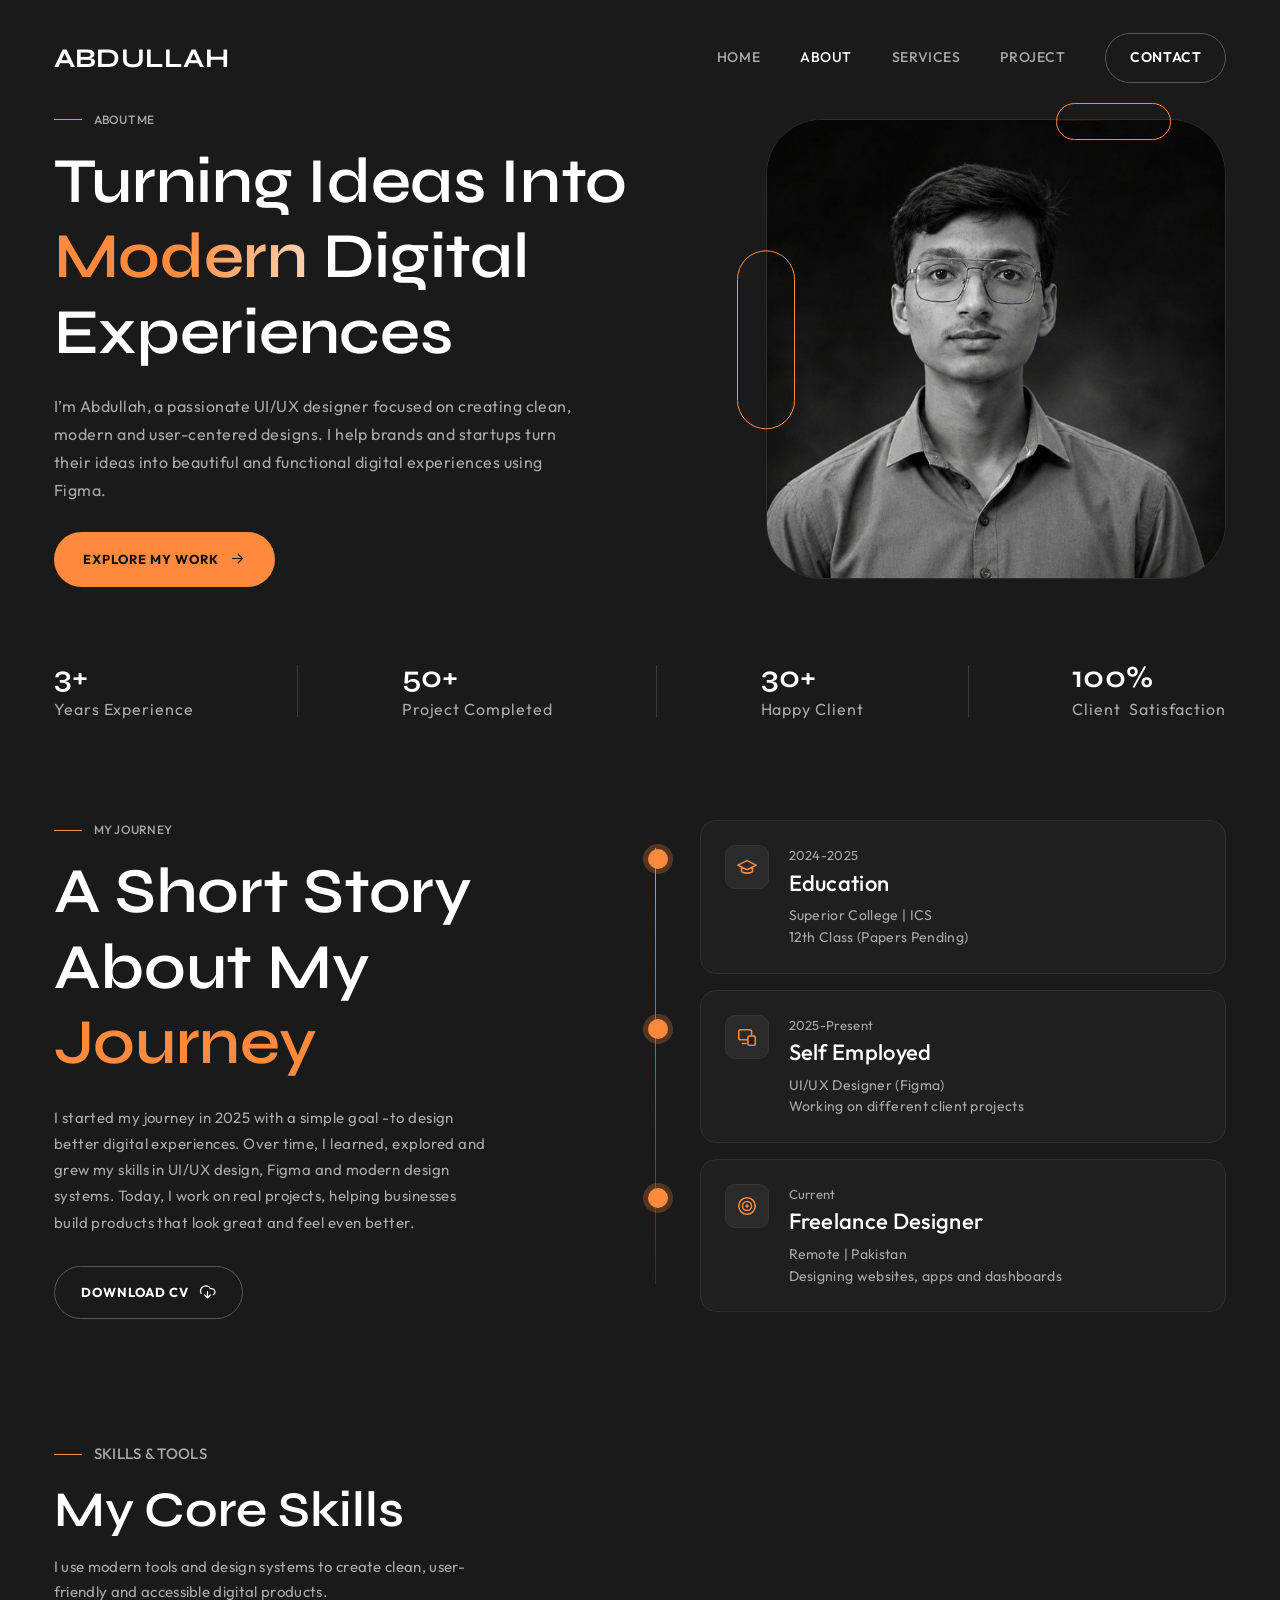
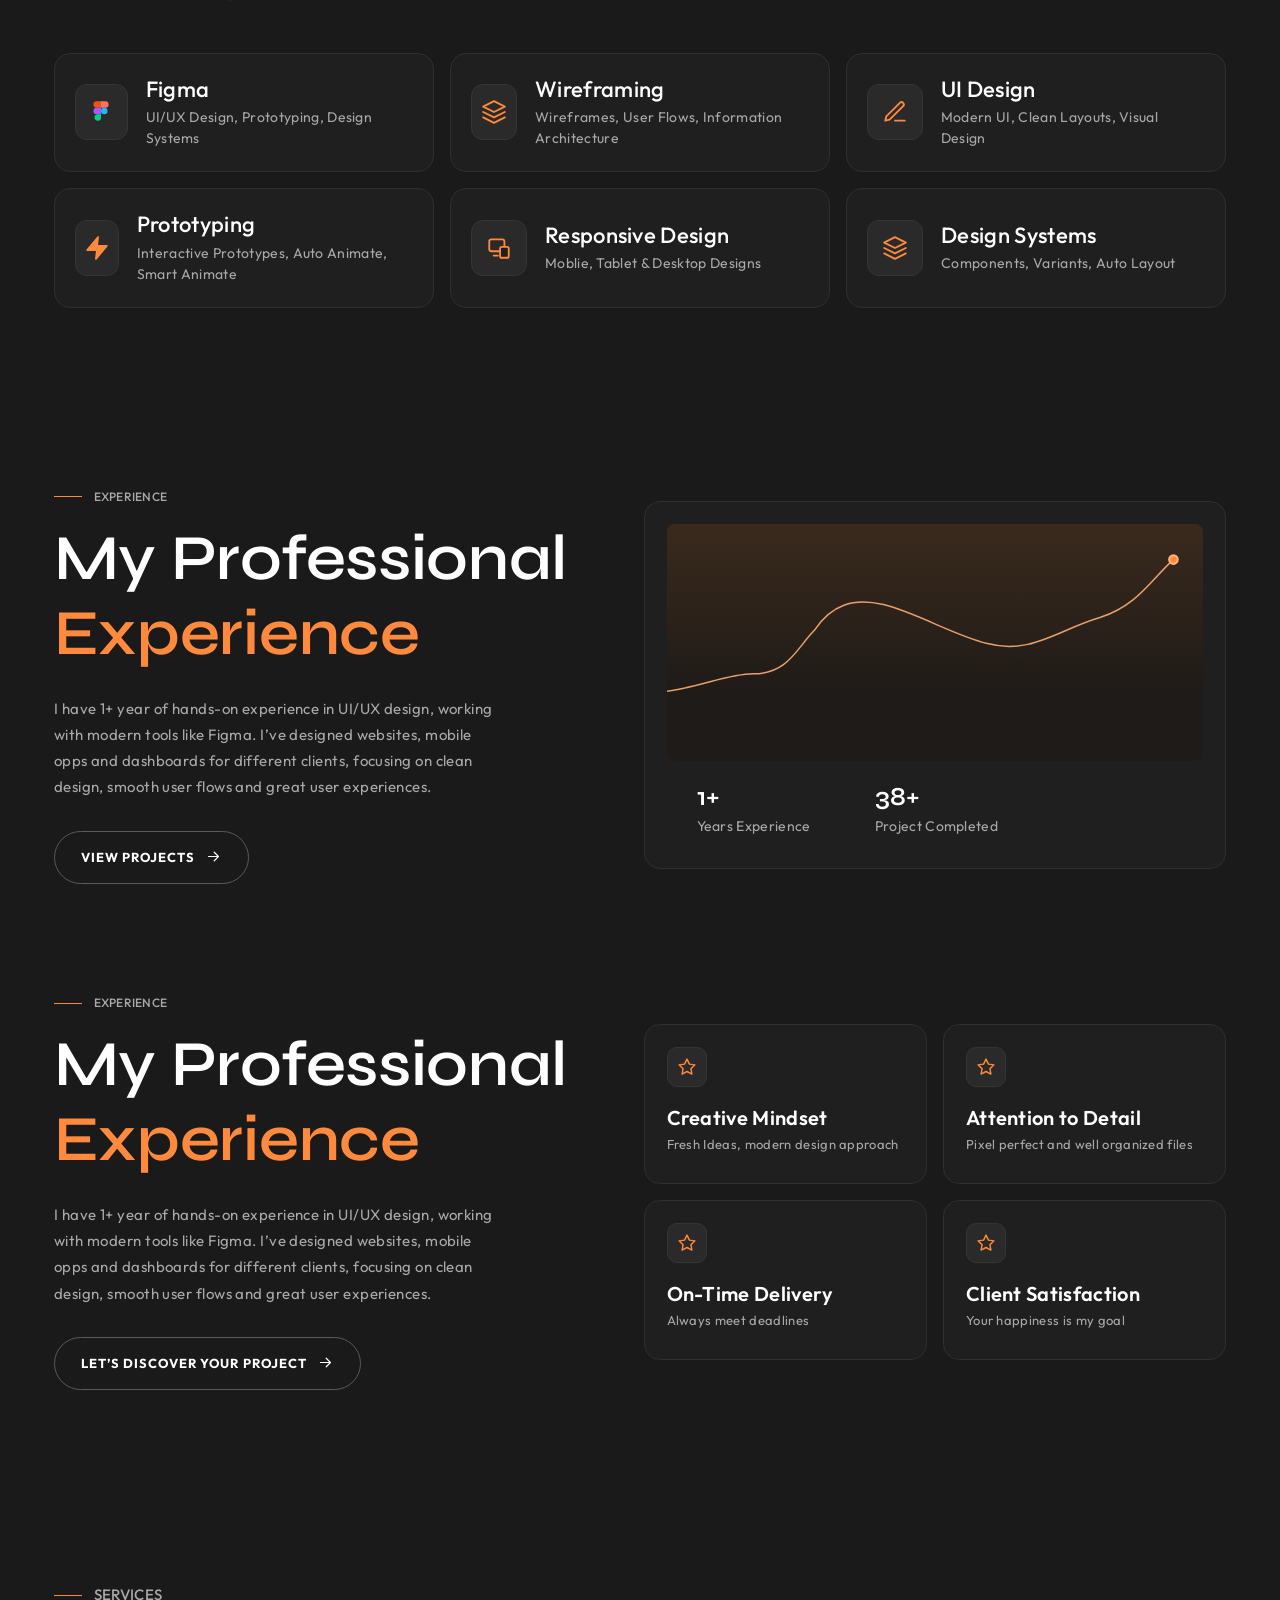
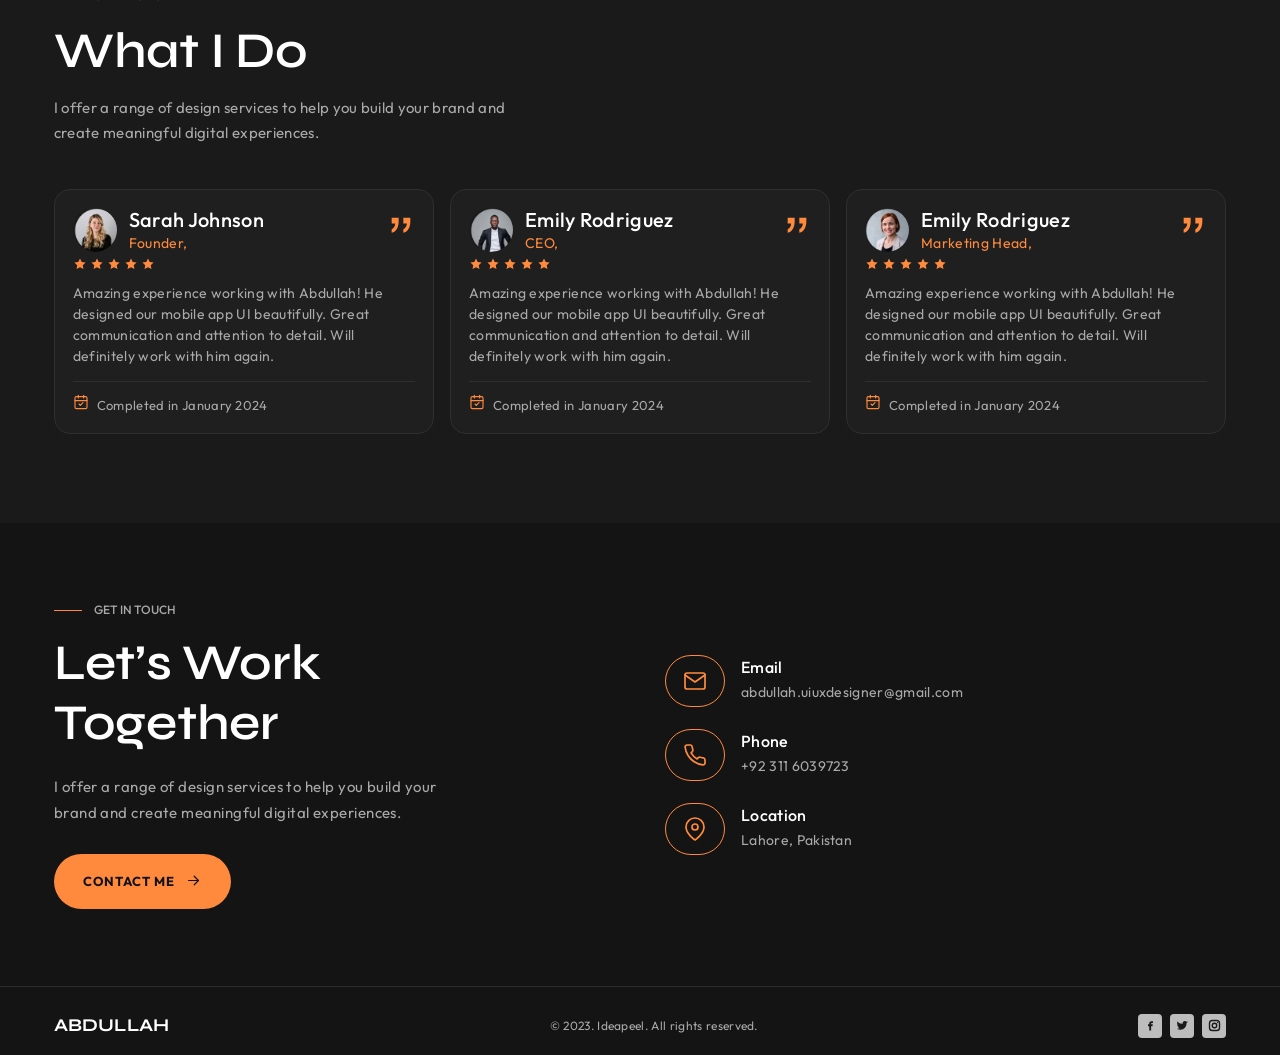
<file: about.html>
<!DOCTYPE html>
<html lang="en">
<head>
<meta charset="utf-8">
<meta name="viewport" content="width=device-width, initial-scale=1">
<title>About — Abdullah | UI/UX Designer</title>
<meta name="description" content="Learn about Abdullah, a Figma UI/UX designer: journey, skills and professional experience.">
<meta name="theme-color" content="#1a1a1a">
<link rel="preconnect" href="https://fonts.googleapis.com">
<link rel="preconnect" href="https://fonts.gstatic.com" crossorigin>
<link href="https://fonts.googleapis.com/css2?family=Outfit:wght@300;400;500;600;700&family=Syne:wght@500;600;700&display=swap" rel="stylesheet">
<link rel="stylesheet" href="css/style.css">
</head>
<body data-page="about">
<a class="skip-link" href="#main">Skip to content</a>
<div data-include="header"></div>
<main id="main">
<section class="hero"><div class="container hero-grid">
<div><p class="eyebrow">About Me</p><h1 class="h1">Turning Ideas Into <span class="accent">Modern</span> Digital Experiences</h1>
<p class="lead">I’m Abdullah, a passionate UI/UX designer focused on creating clean, modern and user-centered designs. I help brands and startups turn their ideas into beautiful and functional digital experiences using Figma.</p>
<a class="btn btn-primary" href="project.html">Explore My Work <i data-icon="arrow-right"></i></a></div>
<div class="hero-art"><div class="portrait "><img src="assets/images/portrait.jpg" alt="Black and white portrait of Abdullah wearing glasses and a collared shirt" width="739" height="748" fetchpriority="high"></div></div></div></section>
<section class="container" aria-label="Highlights"><div class="stats">
<div class="stat"><strong>3+</strong><span>Years Experience</span></div><span class="stat-sep" aria-hidden="true"></span>
<div class="stat"><strong>50+</strong><span>Project Completed</span></div><span class="stat-sep" aria-hidden="true"></span>
<div class="stat"><strong>30+</strong><span>Happy Client</span></div><span class="stat-sep" aria-hidden="true"></span>
<div class="stat"><strong>100%</strong><span>Client&nbsp; Satisfaction</span></div>
</div></section>
<section class="section"><div class="container journey"><div><p class="eyebrow">My Journey</p><h2 class="h1">A Short Story About My <span class="accent">Journey</span></h2><p class="lead">I started my journey in 2025 with a simple goal -to design better digital experiences. Over time, I learned, explored and grew my skills in UI/UX design, Figma and modern design systems. Today, I work on real projects, helping businesses build products that look great and feel even better.</p><a class="btn btn-ghost" href="#" data-cv>Download CV <i data-icon="download"></i></a></div><ol class="timeline" style="list-style:none;margin:0"><li class="card tl-item"><span class="icon-box" data-icon="cap"></span><div><small>2024-2025</small><h3>Education</h3><p>Superior College | ICS<br>12th Class (Papers Pending)</p></div></li><li class="card tl-item"><span class="icon-box" data-icon="devices"></span><div><small>2025-Present</small><h3>Self Employed</h3><p>UI/UX Designer (Figma)<br>Working on different client projects</p></div></li><li class="card tl-item"><span class="icon-box" data-icon="target"></span><div><small>Current</small><h3>Freelance Designer</h3><p>Remote | Pakistan<br>Designing websites, apps and dashboards</p></div></li></ol></div></section>
<section class="section" style="padding-top:20px"><div class="container"><div class="skills-head"><p class="eyebrow">Skills &amp; Tools</p><h2 class="h2">My Core Skills</h2><p>I use modern tools and design systems to create clean, user-friendly and accessible digital products.</p></div><div class="skills-grid"><article class="card skill"><span class="icon-box" data-icon="figma"></span><div><h3>Figma</h3><p>UI/UX Design, Prototyping, Design Systems</p></div></article><article class="card skill"><span class="icon-box" data-icon="layers"></span><div><h3>Wireframing</h3><p>Wireframes, User Flows, Information Architecture</p></div></article><article class="card skill"><span class="icon-box" data-icon="pen"></span><div><h3>UI Design</h3><p>Modern UI, Clean Layouts, Visual Design</p></div></article><article class="card skill"><span class="icon-box" data-icon="bolt"></span><div><h3>Prototyping</h3><p>Interactive Prototypes, Auto Animate, Smart Animate</p></div></article><article class="card skill"><span class="icon-box" data-icon="devices"></span><div><h3>Responsive Design</h3><p>Moblie, Tablet &amp; Desktop Designs</p></div></article><article class="card skill"><span class="icon-box" data-icon="layers"></span><div><h3>Design Systems</h3><p>Components, Variants, Auto Layout</p></div></article></div></div></section>
<section class="section"><div class="container split"><div><p class="eyebrow">Experience</p><h2 class="h1">My Professional <span class="accent">Experience</span></h2><p class="lead">I have 1+ year of hands-on experience in UI/UX design, working with modern tools like Figma. I’ve designed websites, mobile opps and dashboards for different clients, focusing on clean design, smooth user flows and great user experiences.</p><a class="btn btn-ghost" href="project.html">View Projects <i data-icon="arrow-right"></i></a></div>
<div class="card chart-card"><div class="chart-box"><svg viewBox="0 0 620 250" role="img" aria-label="Line chart showing steady growth in experience and completed projects" preserveAspectRatio="none"><path d="M0 170 C40 165 70 150 100 150 C140 150 150 120 170 100 C190 70 215 62 250 70 C290 80 330 105 370 115 C420 128 450 100 500 85 C545 70 560 40 585 18" fill="none" stroke="#e8a06a" stroke-width="1.5" vector-effect="non-scaling-stroke"/><circle cx="585" cy="18" r="5" fill="#ff8a3d" stroke="#ffb27e" stroke-width="2" vector-effect="non-scaling-stroke"/></svg></div><div class="chart-stats"><div><strong>1+</strong><span>Years Experience</span></div><div><strong>50+</strong><span>Project Completed</span></div></div></div></div></section>
<section class="section" style="padding-top:20px"><div class="container split"><div><p class="eyebrow">Experience</p><h2 class="h1">My Professional <span class="accent">Experience</span></h2><p class="lead">I have 1+ year of hands-on experience in UI/UX design, working with modern tools like Figma. I’ve designed websites, mobile opps and dashboards for different clients, focusing on clean design, smooth user flows and great user experiences.</p><a class="btn btn-ghost" href="#" data-wa="Hi Abdullah, I’d like to discuss my project.">Let’s Discover Your Project <i data-icon="arrow-right"></i></a></div><div class="feature-grid"><article class="card feature"><span class="icon-box" data-icon="star"></span><h3>Creative Mindset</h3><p>Fresh Ideas, modern design approach</p></article><article class="card feature"><span class="icon-box" data-icon="star"></span><h3>Attention to Detail</h3><p>Pixel perfect and well organized files</p></article><article class="card feature"><span class="icon-box" data-icon="star"></span><h3>On-Time Delivery</h3><p>Always meet deadlines</p></article><article class="card feature"><span class="icon-box" data-icon="star"></span><h3>Client Satisfaction</h3><p>Your happiness is my goal</p></article></div></div></section>
<section class="section"><div class="container"><div class="section-head"><p class="eyebrow">Services</p><h2 class="h2">What I Do</h2>
<p>I offer a range of design services to help you build your brand and create meaningful digital experiences.</p></div>
<div class="testimonials"><article class="card tcard"><div class="tcard-top"><img src="assets/images/avatar-1.jpg" alt="Portrait of Sarah Johnson" width="112" height="112" loading="lazy"><div><h3>Sarah Johnson</h3><p class="role">Founder,</p></div><span class="quote" data-icon="quote"></span></div>
<div class="stars" role="img" aria-label="5 out of 5 stars"><i data-icon="star"></i><i data-icon="star"></i><i data-icon="star"></i><i data-icon="star"></i><i data-icon="star"></i></div>
<p class="q">Amazing experience working with Abdullah! He designed our mobile app UI beautifully. Great communication and attention to detail. Will definitely work with him again.</p>
<p class="tcard-foot"><i data-icon="calendar"></i>Completed in January 2024</p></article>
<article class="card tcard"><div class="tcard-top"><img src="assets/images/avatar-2.jpg" alt="Portrait of Emily Rodriguez" width="112" height="112" loading="lazy"><div><h3>Emily Rodriguez</h3><p class="role">CEO,</p></div><span class="quote" data-icon="quote"></span></div>
<div class="stars" role="img" aria-label="5 out of 5 stars"><i data-icon="star"></i><i data-icon="star"></i><i data-icon="star"></i><i data-icon="star"></i><i data-icon="star"></i></div>
<p class="q">Amazing experience working with Abdullah! He designed our mobile app UI beautifully. Great communication and attention to detail. Will definitely work with him again.</p>
<p class="tcard-foot"><i data-icon="calendar"></i>Completed in January 2024</p></article>
<article class="card tcard"><div class="tcard-top"><img src="assets/images/avatar-3.jpg" alt="Portrait of Emily Rodriguez" width="112" height="112" loading="lazy"><div><h3>Emily Rodriguez</h3><p class="role">Marketing Head,</p></div><span class="quote" data-icon="quote"></span></div>
<div class="stars" role="img" aria-label="5 out of 5 stars"><i data-icon="star"></i><i data-icon="star"></i><i data-icon="star"></i><i data-icon="star"></i><i data-icon="star"></i></div>
<p class="q">Amazing experience working with Abdullah! He designed our mobile app UI beautifully. Great communication and attention to detail. Will definitely work with him again.</p>
<p class="tcard-foot"><i data-icon="calendar"></i>Completed in January 2024</p></article>
</div></div></section>
</main>
<div data-include="cta"></div>
<div data-include="footer"></div>
<script src="js/script.js"></script>
</body>
</html>
</file>
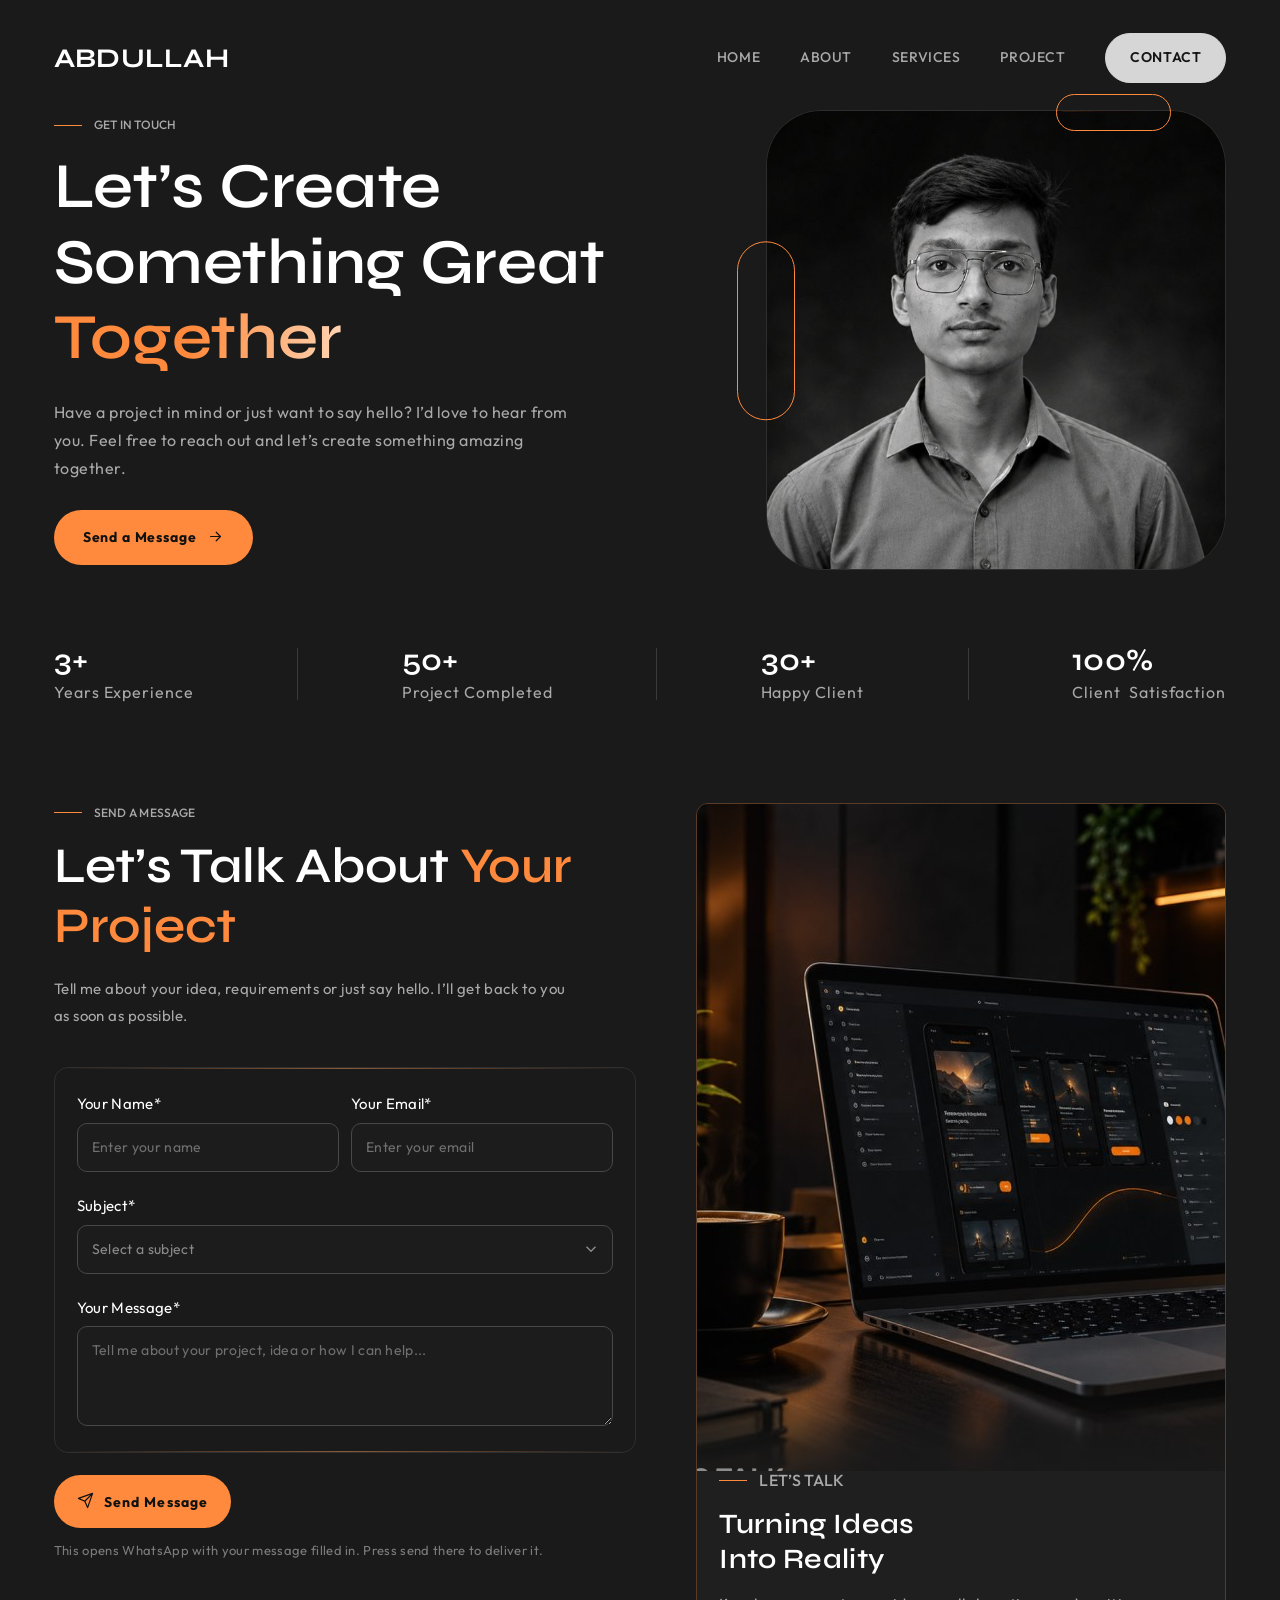
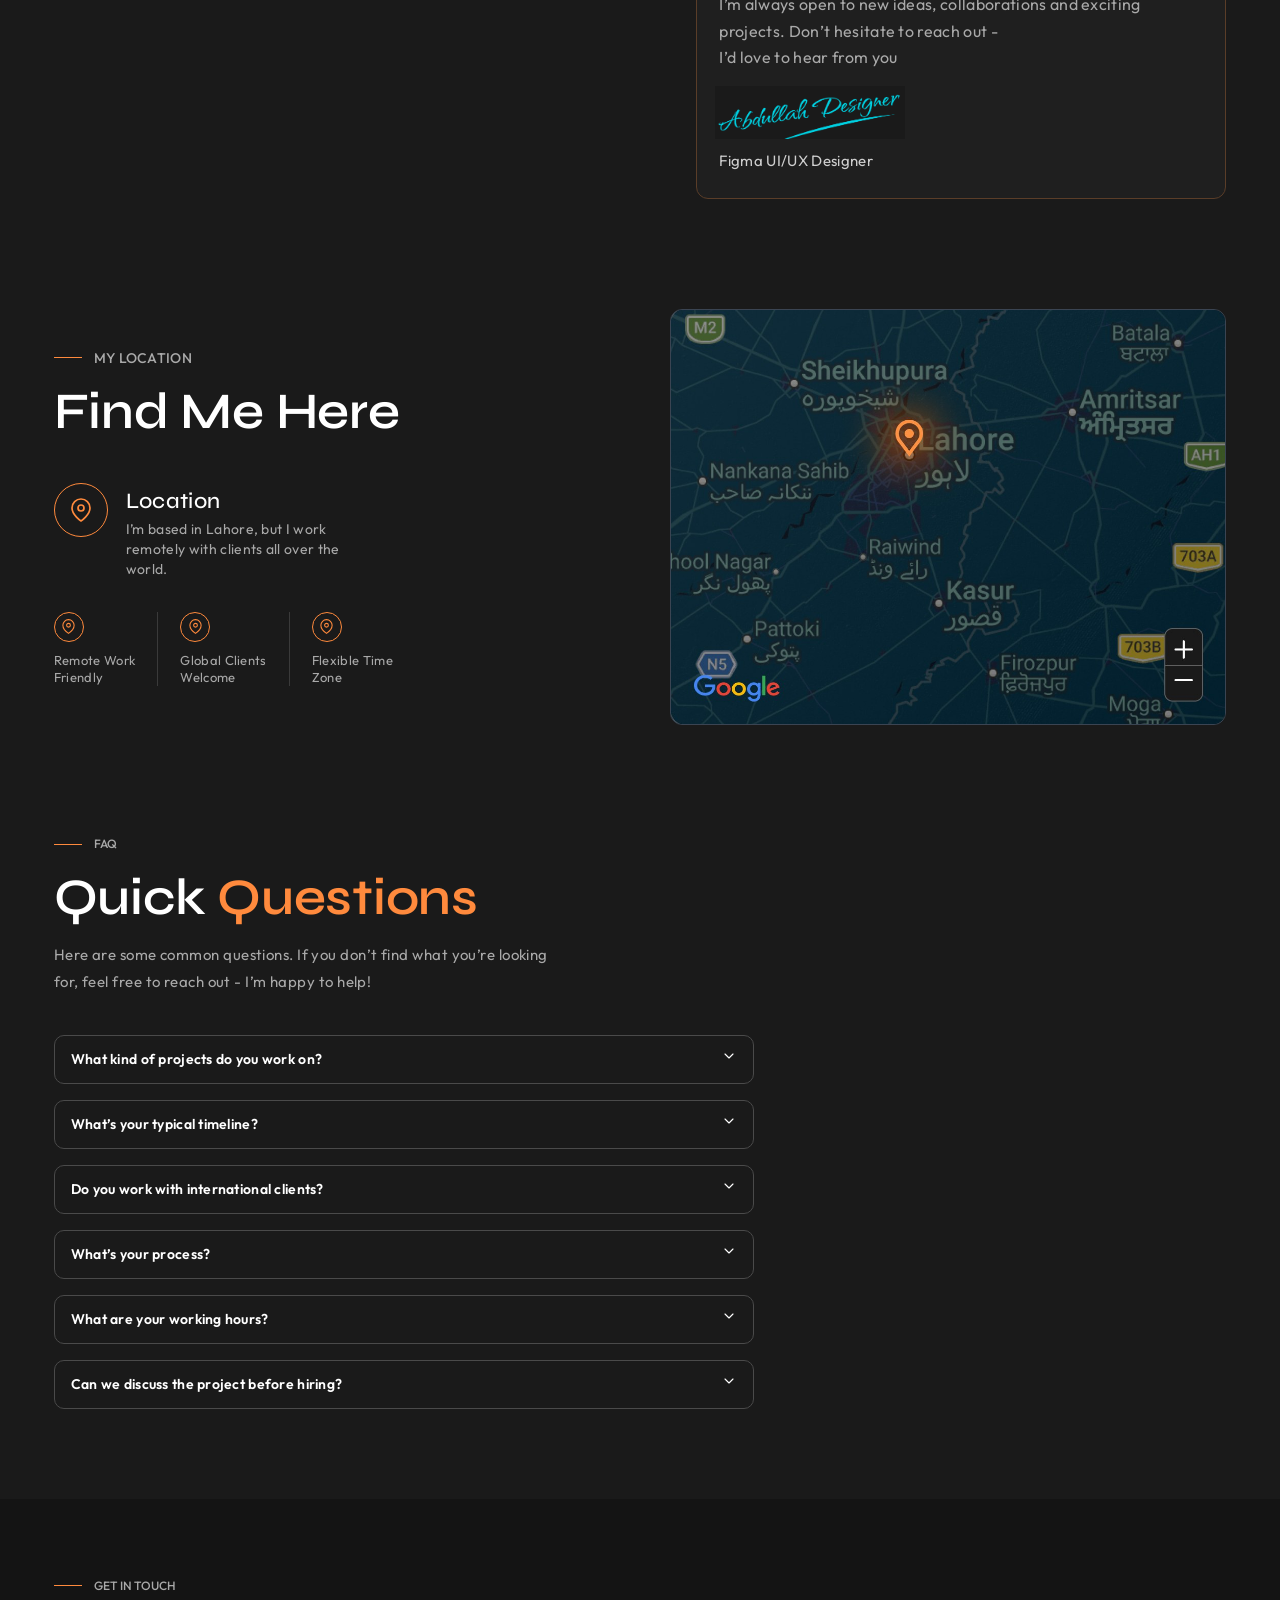
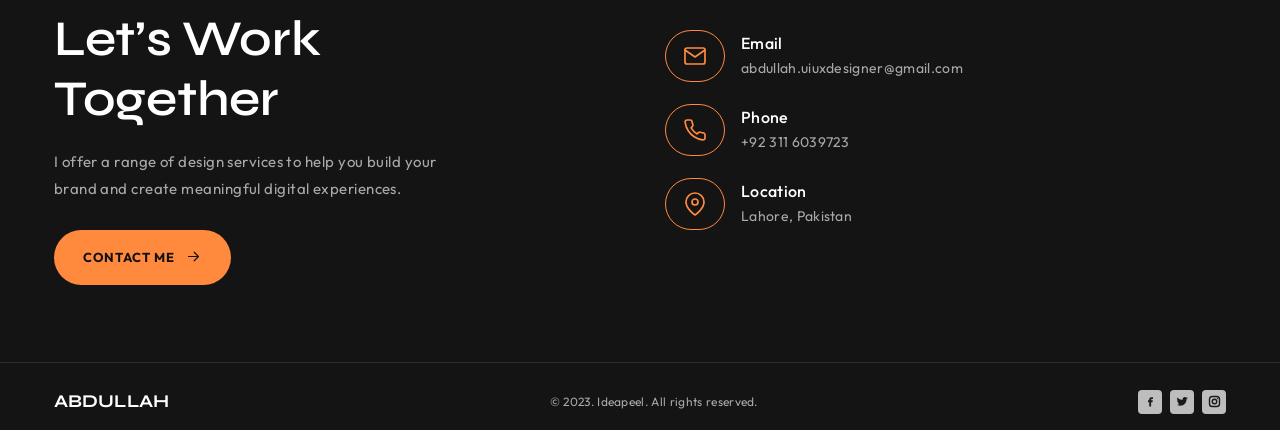
<file: contact.html>
<!DOCTYPE html>
<html lang="en">
<head>
<meta charset="utf-8">
<meta name="viewport" content="width=device-width, initial-scale=1">
<title>Contact — Abdullah | UI/UX Designer</title>
<meta name="description" content="Contact Abdullah about a UI/UX, website or branding project.">
<meta name="theme-color" content="#1a1a1a">
<link rel="preconnect" href="https://fonts.googleapis.com">
<link rel="preconnect" href="https://fonts.gstatic.com" crossorigin>
<link href="https://fonts.googleapis.com/css2?family=Outfit:wght@300;400;500;600;700&family=Syne:wght@500;600;700&display=swap" rel="stylesheet">
<link rel="stylesheet" href="css/style.css">
</head>
<body data-page="contact">
<a class="skip-link" href="#main">Skip to content</a>
<div data-include="header"></div>
<main id="main">
<section class="hero"><div class="container hero-grid">
<div><p class="eyebrow">Get in Touch</p><h1 class="h1">Let’s Create Something Great <span class="accent">Together</span></h1>
<p class="lead">Have a project in mind or just want to say hello? I’d love to hear from you. Feel free to reach out and let’s create something amazing together.</p>
<a class="btn btn-primary cap-case" href="#send-message">Send a Message <i data-icon="arrow-right"></i></a></div>
<div class="hero-art"><div class="portrait "><img src="assets/images/portrait.jpg" alt="Black and white portrait of Abdullah wearing glasses and a collared shirt" width="739" height="748" fetchpriority="high"></div></div></div></section>
<section class="container" aria-label="Highlights"><div class="stats">
<div class="stat"><strong>3+</strong><span>Years Experience</span></div><span class="stat-sep" aria-hidden="true"></span>
<div class="stat"><strong>50+</strong><span>Project Completed</span></div><span class="stat-sep" aria-hidden="true"></span>
<div class="stat"><strong>30+</strong><span>Happy Client</span></div><span class="stat-sep" aria-hidden="true"></span>
<div class="stat"><strong>100%</strong><span>Client&nbsp; Satisfaction</span></div>
</div></section>
<section class="section" id="send-message"><div class="container talk"><div><p class="eyebrow">Send a Message</p><h2 class="h2">Let’s Talk About <span class="accent">Your Project</span></h2><p class="lead">Tell me about your idea, requirements or just say hello. I’ll get back to you as soon as possible.</p>
<form id="contact-form" novalidate>
<div class="form-card"><div class="form-row">
<div class="field"><label for="f-name">Your Name*</label><input id="f-name" name="name" type="text" placeholder="Enter your name" autocomplete="name" required><span class="err" role="alert"></span></div>
<div class="field"><label for="f-email">Your Email*</label><input id="f-email" name="email" type="email" placeholder="Enter your email" autocomplete="email" required><span class="err" role="alert"></span></div></div>
<div class="field"><label for="f-subject">Subject*</label><select id="f-subject" name="subject" required><option value="">Select a subject</option><option value="ui-ux">UI/UX Design</option><option value="web">Website Design</option><option value="app">App Design</option><option value="brand">Branding Design</option><option value="other">Something else</option></select><span class="err" role="alert"></span></div>
<div class="field"><label for="f-message">Your Message*</label><textarea id="f-message" name="message" placeholder="Tell me about your project, idea or how I can help..." required></textarea><span class="err" role="alert"></span></div></div>
<div class="send-wrap"><button class="btn btn-primary" type="submit"><i data-icon="send"></i> Send Message</button><p class="form-note">This opens WhatsApp with your message filled in. Press send there to deliver it.</p></div></form></div>
<aside class="talk-card"><img src="assets/images/contact-laptop.jpg" alt="Laptop displaying a dark UI dashboard beside a coffee cup" width="937" height="667" loading="lazy"><div class="talk-body"><p class="eyebrow">Let’s Talk</p><h3>Turning Ideas<br>Into Reality</h3><p>I’m always open to new ideas, collaborations and exciting projects. Don’t hesitate to reach out -<br>I’d love to hear from you</p><img class="sig" src="assets/images/signature.png" alt="Abdullah Designer signature" loading="lazy"><small>Figma UI/UX Designer</small></div></aside></div></section>
<section class="section" style="padding-top:20px"><div class="container find"><div><p class="eyebrow">My Location</p><h2 class="h1" style="font-size:clamp(34px,4vw,56px)">Find Me Here</h2>
<div class="loc"><span class="ring" data-icon="pin"></span><div><h3>Location</h3><p>I’m based in Lahore, but I work remotely with clients all over the world.</p></div></div>
<div class="perks"><div class="perk"><span class="mini" data-icon="pin"></span>Remote Work<br>Friendly</div><div class="perk"><span class="mini" data-icon="pin"></span>Global Clients<br>Welcome</div><div class="perk"><span class="mini" data-icon="pin"></span>Flexible Time<br>Zone</div></div></div>
<div class="map"><img src="assets/images/map.jpg" alt="Dark map centred on Lahore, Pakistan" width="1086" height="811" loading="lazy"></div></div></section>
<section class="section" style="padding-top:20px"><div class="container"><p class="eyebrow">FAQ</p><h2 class="h1" style="font-size:clamp(34px,4vw,56px)">Quick <span class="accent">Questions</span></h2><p class="lead" style="margin-top:14px;font-size:15px">Here are some common questions. If you don’t find what you’re looking for, feel free to reach out - I’m happy to help!</p>
<div class="faq-list">
<div class="faq-item"><button class="faq-q" type="button" aria-expanded="false" aria-controls="faq-1">What kind of projects do you work on?<i data-icon="chevron-down"></i></button><div class="faq-a" id="faq-1" role="region"><div><p>I design websites, mobile apps, dashboards and landing pages, plus branding for startups and small businesses.</p></div></div></div>
<div class="faq-item"><button class="faq-q" type="button" aria-expanded="false" aria-controls="faq-2">What’s your typical timeline?<i data-icon="chevron-down"></i></button><div class="faq-a" id="faq-2" role="region"><div><p>Most projects take one to four weeks depending on scope. We agree on a clear schedule before I start.</p></div></div></div>
<div class="faq-item"><button class="faq-q" type="button" aria-expanded="false" aria-controls="faq-3">Do you work with international clients?<i data-icon="chevron-down"></i></button><div class="faq-a" id="faq-3" role="region"><div><p>Yes. I work remotely with clients all over the world and keep communication clear across time zones.</p></div></div></div>
<div class="faq-item"><button class="faq-q" type="button" aria-expanded="false" aria-controls="faq-4">What’s your process?<i data-icon="chevron-down"></i></button><div class="faq-a" id="faq-4" role="region"><div><p>Discovery, research, design, revisions and final delivery, with updates at every step.</p></div></div></div>
<div class="faq-item"><button class="faq-q" type="button" aria-expanded="false" aria-controls="faq-5">What are your working hours?<i data-icon="chevron-down"></i></button><div class="faq-a" id="faq-5" role="region"><div><p>I’m usually available during the day, Pakistan time, and reply to messages as soon as I can.</p></div></div></div>
<div class="faq-item"><button class="faq-q" type="button" aria-expanded="false" aria-controls="faq-6">Can we discuss the project before hiring?<i data-icon="chevron-down"></i></button><div class="faq-a" id="faq-6" role="region"><div><p>Absolutely. Send a message and we can talk through your idea before you decide.</p></div></div></div>
</div></div></section>
</main>
<div data-include="cta"></div>
<div data-include="footer"></div>
<script src="js/script.js"></script>
</body>
</html>
</file>
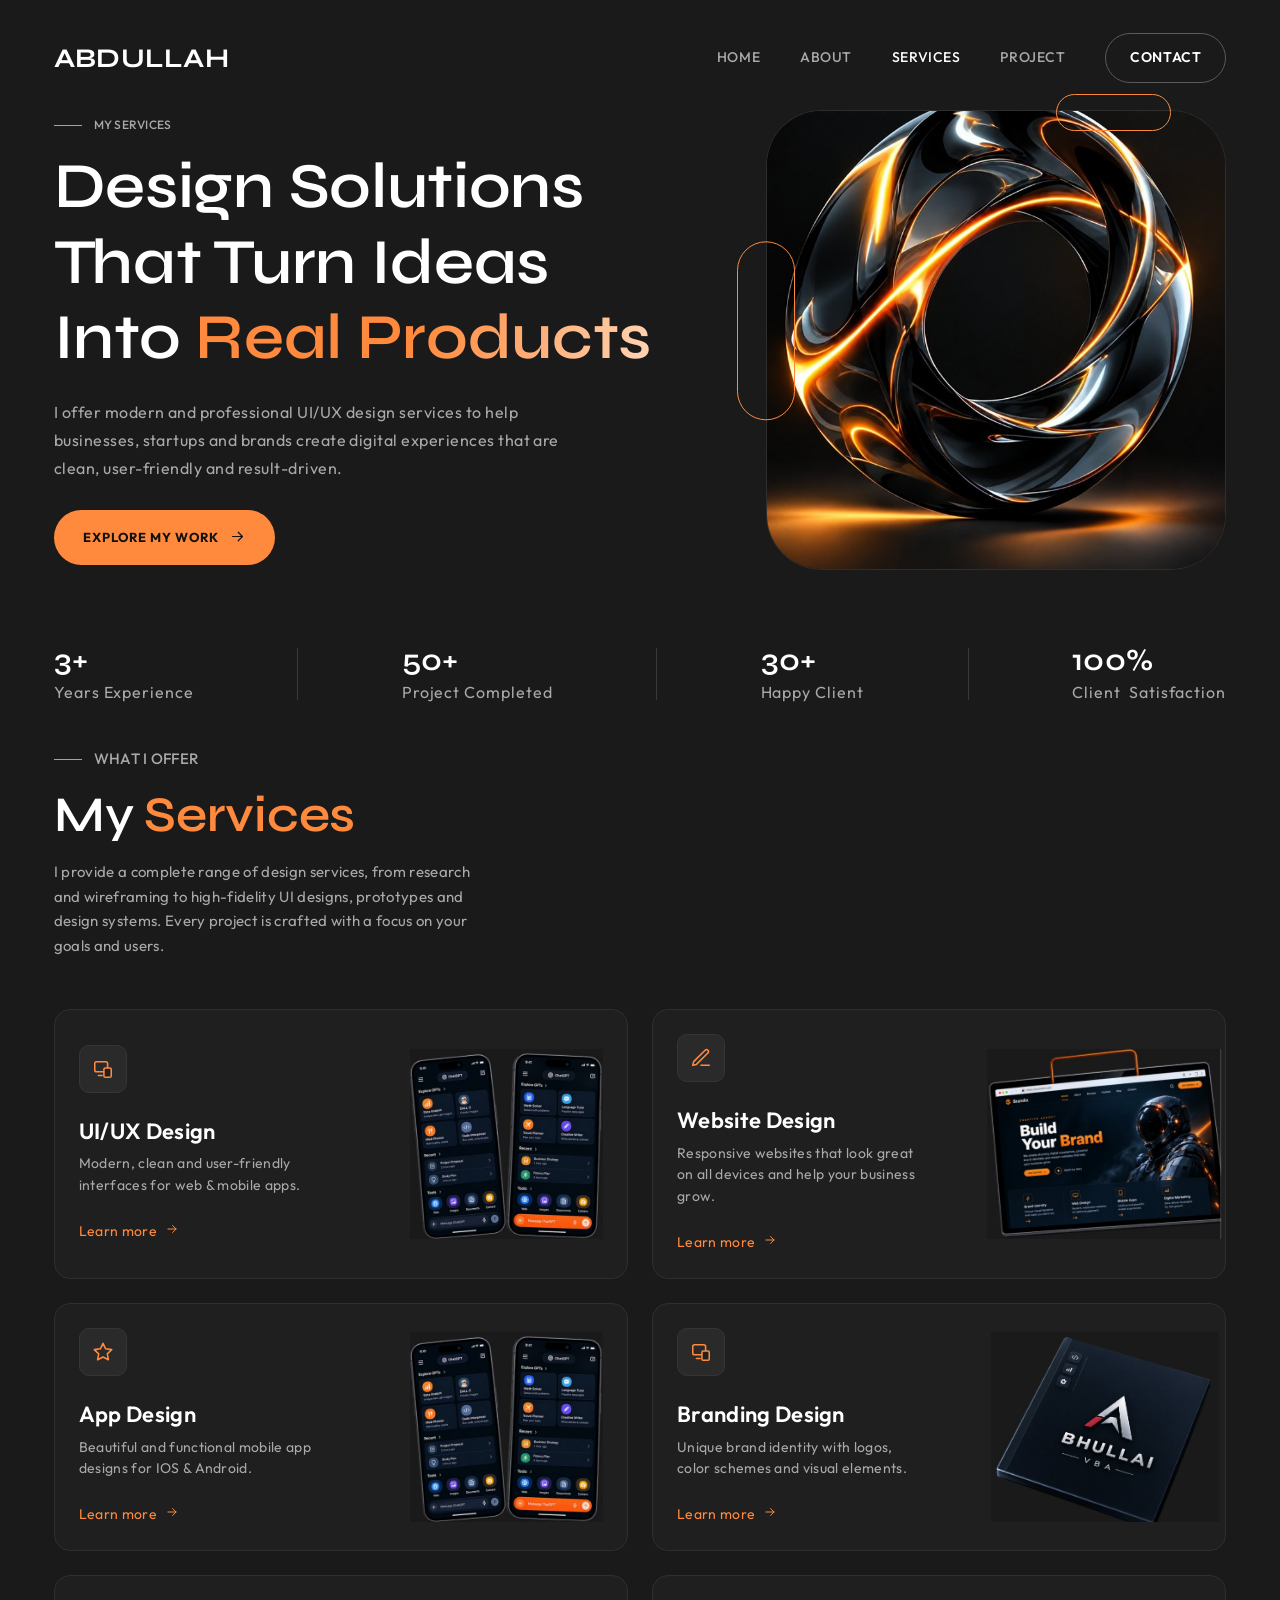
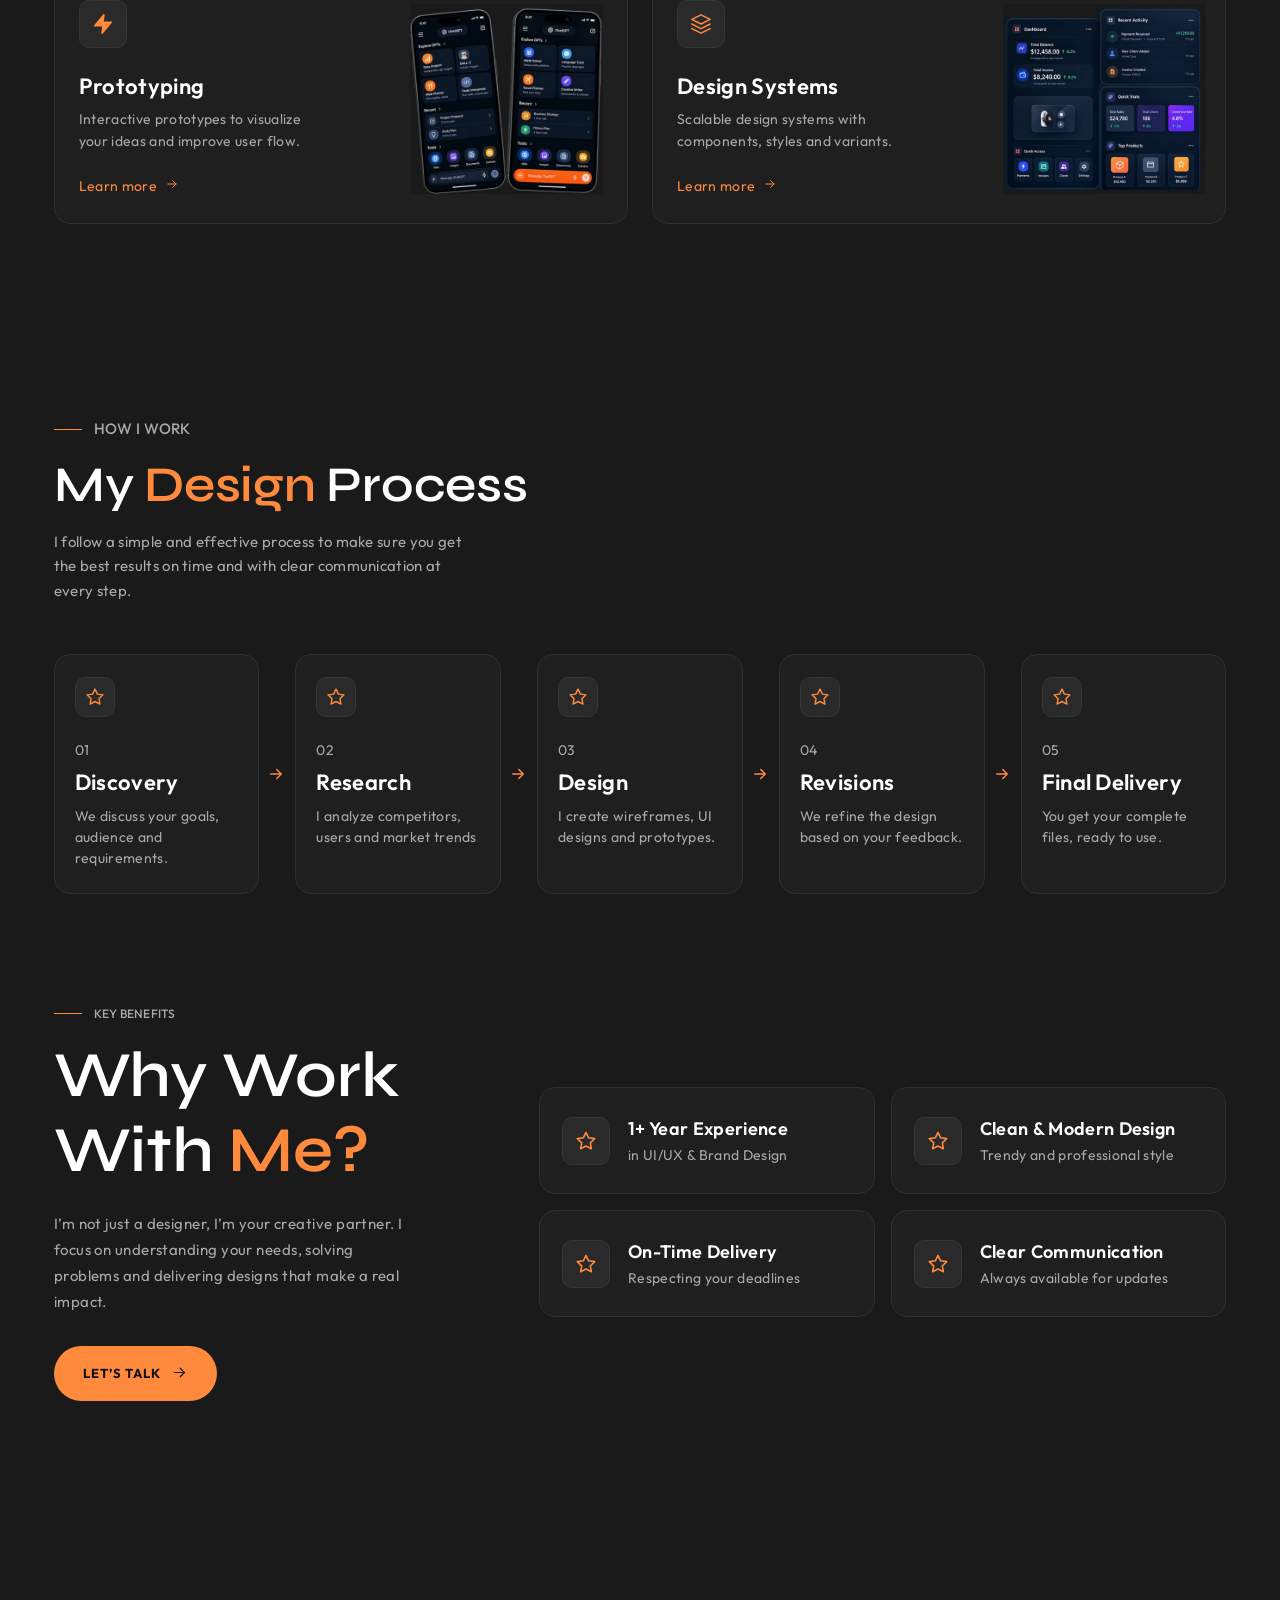
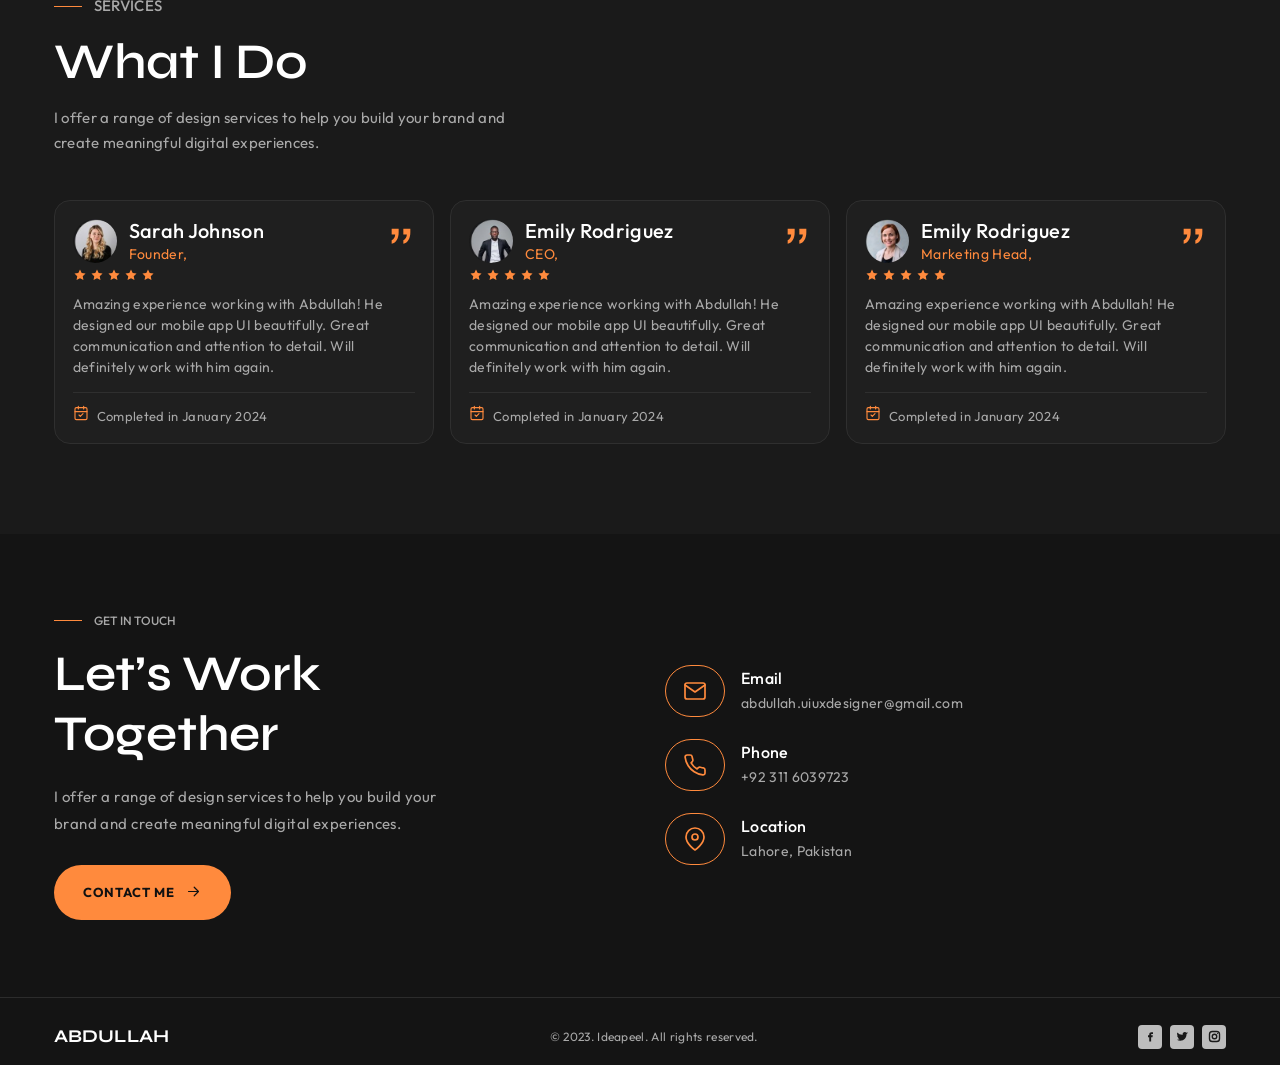
<file: services.html>
<!DOCTYPE html>
<html lang="en">
<head>
<meta charset="utf-8">
<meta name="viewport" content="width=device-width, initial-scale=1">
<title>Services — Abdullah | UI/UX Design</title>
<meta name="description" content="UI/UX, website, app and branding design services by Abdullah.">
<meta name="theme-color" content="#1a1a1a">
<link rel="preconnect" href="https://fonts.googleapis.com">
<link rel="preconnect" href="https://fonts.gstatic.com" crossorigin>
<link href="https://fonts.googleapis.com/css2?family=Outfit:wght@300;400;500;600;700&family=Syne:wght@500;600;700&display=swap" rel="stylesheet">
<link rel="stylesheet" href="css/style.css">
</head>
<body data-page="services">
<a class="skip-link" href="#main">Skip to content</a>
<div data-include="header"></div>
<main id="main">
<section class="hero"><div class="container hero-grid">
<div><p class="eyebrow">My Services</p><h1 class="h1">Design Solutions That Turn Ideas Into <span class="accent">Real Products</span></h1>
<p class="lead">I offer modern and professional UI/UX design services to help businesses, startups and brands create digital experiences that are clean, user-friendly and result-driven.</p>
<a class="btn btn-primary" href="project.html">Explore My Work <i data-icon="arrow-right"></i></a></div>
<div class="hero-art"><div class="portrait"><img src="assets/images/hero-orb.jpg" alt="Glossy black glass ring glowing with orange light" width="739" height="748" fetchpriority="high"></div></div></div></section>
<section class="container" aria-label="Highlights"><div class="stats">
<div class="stat"><strong>3+</strong><span>Years Experience</span></div><span class="stat-sep" aria-hidden="true"></span>
<div class="stat"><strong>50+</strong><span>Project Completed</span></div><span class="stat-sep" aria-hidden="true"></span>
<div class="stat"><strong>30+</strong><span>Happy Client</span></div><span class="stat-sep" aria-hidden="true"></span>
<div class="stat"><strong>100%</strong><span>Client&nbsp; Satisfaction</span></div>
</div></section>
<section class="section" style="padding-top:20px"><div class="container"><div class="section-head"><p class="eyebrow">What I Offer</p><h2 class="h2">My <span class="accent">Services</span></h2><p style="max-width:430px">I provide a complete range of design services, from research and wireframing to high-fidelity UI designs, prototypes and design systems. Every project is crafted with a focus on your goals and users.</p></div><div class="service-grid6"><article class="card service-lg"><div><span class="icon-box" data-icon="devices"></span><h3>UI/UX Design</h3><p>Modern, clean and user-friendly interfaces for web &amp; mobile apps.</p><a class="more" href="#" data-wa="Hi Abdullah, I’m interested in your UI/UX Design service.">Learn more <i data-icon="arrow-right"></i></a></div><figure><img src="assets/images/svc-phones.png" alt="Two phone screens showing app interface designs" loading="lazy"></figure></article><article class="card service-lg"><div><span class="icon-box" data-icon="pen"></span><h3>Website Design</h3><p>Responsive websites that look great on all devices and help your business grow.</p><a class="more" href="#" data-wa="Hi Abdullah, I’m interested in your Website Design service.">Learn more <i data-icon="arrow-right"></i></a></div><figure><img src="assets/images/svc-website.png" alt="Laptop showing a Build Your Brand website design" loading="lazy"></figure></article><article class="card service-lg"><div><span class="icon-box" data-icon="star"></span><h3>App Design</h3><p>Beautiful and functional mobile app designs for IOS &amp; Android.</p><a class="more" href="#" data-wa="Hi Abdullah, I’m interested in your App Design service.">Learn more <i data-icon="arrow-right"></i></a></div><figure><img src="assets/images/svc-phones.png" alt="Two phone screens showing app interface designs" loading="lazy"></figure></article><article class="card service-lg"><div><span class="icon-box" data-icon="devices"></span><h3>Branding Design</h3><p>Unique brand identity with logos, color schemes and visual elements.</p><a class="more" href="#" data-wa="Hi Abdullah, I’m interested in your Branding Design service.">Learn more <i data-icon="arrow-right"></i></a></div><figure><img src="assets/images/svc-branding.png" alt="Dark branded book cover with the BHULLAI logo" loading="lazy"></figure></article><article class="card service-lg"><div><span class="icon-box" data-icon="bolt"></span><h3>Prototyping</h3><p>Interactive prototypes to visualize your ideas and improve user flow.</p><a class="more" href="#" data-wa="Hi Abdullah, I’m interested in your Prototyping service.">Learn more <i data-icon="arrow-right"></i></a></div><figure><img src="assets/images/svc-phones.png" alt="Two phone screens showing app interface designs" loading="lazy"></figure></article><article class="card service-lg"><div><span class="icon-box" data-icon="layers"></span><h3>Design Systems</h3><p>Scalable design systems with components, styles and variants.</p><a class="more" href="#" data-wa="Hi Abdullah, I’m interested in your Design Systems service.">Learn more <i data-icon="arrow-right"></i></a></div><figure><img src="assets/images/svc-systems.png" alt="Dashboard UI showing design system components" loading="lazy"></figure></article></div></div></section>
<section class="section"><div class="container"><div class="section-head"><p class="eyebrow">How I Work</p><h2 class="h2">My <span class="accent">Design</span> Process</h2><p style="max-width:420px">I follow a simple and effective process to make sure you get the best results on time and with clear communication at every step.</p></div><ol class="process" style="list-style:none;margin:50px 0 0;padding:0"><li class="card step"><span class="icon-box" data-icon="star"></span><small>01</small><h3>Discovery</h3><p>We discuss your goals, audience and requirements.</p></li><li class="card step"><span class="icon-box" data-icon="star"></span><small>02</small><h3>Research</h3><p>I analyze competitors, users and market trends</p></li><li class="card step"><span class="icon-box" data-icon="star"></span><small>03</small><h3>Design</h3><p>I create wireframes, UI designs and prototypes.</p></li><li class="card step"><span class="icon-box" data-icon="star"></span><small>04</small><h3>Revisions</h3><p>We refine the design based on your feedback.</p></li><li class="card step"><span class="icon-box" data-icon="star"></span><small>05</small><h3>Final Delivery</h3><p>You get your complete files, ready to use.</p></li></ol></div></section>
<section class="section" style="padding-top:20px"><div class="container why"><div><p class="eyebrow">Key Benefits</p><h2 class="h1">Why Work With <span class="accent">Me?</span></h2><p class="lead">I’m not just a designer, I’m your creative partner. I focus on understanding your needs, solving problems and delivering designs that make a real impact.</p><a class="btn btn-primary" href="#" data-wa="Hi Abdullah, let’s talk about my project.">Let’s Talk <i data-icon="arrow-right"></i></a></div><div class="why-cards"><article class="card why-card"><span class="icon-box" data-icon="star"></span><div><h3>1+ Year Experience</h3><p>in UI/UX &amp; Brand Design</p></div></article><article class="card why-card"><span class="icon-box" data-icon="star"></span><div><h3>Clean &amp; Modern Design</h3><p>Trendy and professional style</p></div></article><article class="card why-card"><span class="icon-box" data-icon="star"></span><div><h3>On-Time Delivery</h3><p>Respecting your deadlines</p></div></article><article class="card why-card"><span class="icon-box" data-icon="star"></span><div><h3>Clear Communication</h3><p>Always available for updates</p></div></article></div></div></section>
<section class="section"><div class="container"><div class="section-head"><p class="eyebrow">Services</p><h2 class="h2">What I Do</h2>
<p>I offer a range of design services to help you build your brand and create meaningful digital experiences.</p></div>
<div class="testimonials"><article class="card tcard"><div class="tcard-top"><img src="assets/images/avatar-1.jpg" alt="Portrait of Sarah Johnson" width="112" height="112" loading="lazy"><div><h3>Sarah Johnson</h3><p class="role">Founder,</p></div><span class="quote" data-icon="quote"></span></div>
<div class="stars" role="img" aria-label="5 out of 5 stars"><i data-icon="star"></i><i data-icon="star"></i><i data-icon="star"></i><i data-icon="star"></i><i data-icon="star"></i></div>
<p class="q">Amazing experience working with Abdullah! He designed our mobile app UI beautifully. Great communication and attention to detail. Will definitely work with him again.</p>
<p class="tcard-foot"><i data-icon="calendar"></i>Completed in January 2024</p></article>
<article class="card tcard"><div class="tcard-top"><img src="assets/images/avatar-2.jpg" alt="Portrait of Emily Rodriguez" width="112" height="112" loading="lazy"><div><h3>Emily Rodriguez</h3><p class="role">CEO,</p></div><span class="quote" data-icon="quote"></span></div>
<div class="stars" role="img" aria-label="5 out of 5 stars"><i data-icon="star"></i><i data-icon="star"></i><i data-icon="star"></i><i data-icon="star"></i><i data-icon="star"></i></div>
<p class="q">Amazing experience working with Abdullah! He designed our mobile app UI beautifully. Great communication and attention to detail. Will definitely work with him again.</p>
<p class="tcard-foot"><i data-icon="calendar"></i>Completed in January 2024</p></article>
<article class="card tcard"><div class="tcard-top"><img src="assets/images/avatar-3.jpg" alt="Portrait of Emily Rodriguez" width="112" height="112" loading="lazy"><div><h3>Emily Rodriguez</h3><p class="role">Marketing Head,</p></div><span class="quote" data-icon="quote"></span></div>
<div class="stars" role="img" aria-label="5 out of 5 stars"><i data-icon="star"></i><i data-icon="star"></i><i data-icon="star"></i><i data-icon="star"></i><i data-icon="star"></i></div>
<p class="q">Amazing experience working with Abdullah! He designed our mobile app UI beautifully. Great communication and attention to detail. Will definitely work with him again.</p>
<p class="tcard-foot"><i data-icon="calendar"></i>Completed in January 2024</p></article>
</div></div></section>
</main>
<div data-include="cta"></div>
<div data-include="footer"></div>
<script src="js/script.js"></script>
</body>
</html>
</file>
<file: css/style.css>
/* ==========================================================================
   ABDULLAH — Portfolio · shared stylesheet
   Colours / fonts live in :root so they can be tuned in one place.
   ========================================================================== */
:root {
  --bg: #1a1a1a;
  --bg-deep: #141414;
  --card: #1f1f1f;
  --card-hover: #232323;
  --line: #2f2f2f;
  --line-soft: #292929;
  --orange: #ff8a3d;
  --orange-dark: #f27a28;
  --white: #ffffff;
  --text: #a9a9a9;
  --text-dim: #7c7c7c;

  --font-display: "Syne", "Outfit", system-ui, sans-serif;  /* headings */
  --font-body: "Outfit", system-ui, -apple-system, "Segoe UI", sans-serif;

  --pad-x: clamp(20px, 4.2vw, 60px);
  --max: 1440px;
  --ease: cubic-bezier(.2, .7, .2, 1);
  --t: 260ms;
}

*, *::before, *::after { box-sizing: border-box; }
html { scroll-behavior: smooth; -webkit-text-size-adjust: 100%; }
body {
  margin: 0; background: var(--bg); color: var(--text);
  font-family: var(--font-body); font-size: 16px; line-height: 1.65; letter-spacing: .02em;
  overflow-x: hidden; -webkit-font-smoothing: antialiased;
}
img { display: block; max-width: 100%; }
a { color: inherit; text-decoration: none; }
button, input, select, textarea { font: inherit; color: inherit; letter-spacing: inherit; }
button { cursor: pointer; }
h1, h2, h3, h4, p { margin: 0; }
ul { margin: 0; padding: 0; list-style: none; }
svg { width: 1em; height: 1em; flex: none; }

:focus-visible { outline: 2px solid var(--orange); outline-offset: 3px; border-radius: 6px; }
.skip-link { position: absolute; left: 12px; top: -60px; background: var(--orange); color: #111; padding: 10px 16px; border-radius: 8px; z-index: 100; font-weight: 600; }
.skip-link:focus { top: 12px; }

.container { width: 100%; max-width: var(--max); margin: 0 auto; padding-inline: var(--pad-x); }
.section { padding-block: clamp(56px, 7vw, 100px); }
.accent { color: var(--orange); }

/* ---------- Header ---------- */
.site-header { position: relative; z-index: 20; }
.header-inner { display: flex; align-items: center; justify-content: space-between; height: 110px; padding-top: 6px; }
.logo { font-family: var(--font-display); font-weight: 700; font-size: 27px; letter-spacing: .01em; color: var(--white); }
.nav { display: flex; align-items: center; gap: 40px; }
.nav a { font-size: 14px; font-weight: 500; text-transform: uppercase; letter-spacing: .04em; color: var(--text); transition: color var(--t); position: relative; padding-block: 6px; }
.nav a:not(.nav-contact)::after { content: ""; position: absolute; left: 0; bottom: 0; height: 1px; width: 100%; background: var(--orange); transform: scaleX(0); transform-origin: left; transition: transform var(--t) var(--ease); }
.nav a:not(.nav-contact):hover, .nav a.active { color: var(--white); }
.nav a:not(.nav-contact):hover::after { transform: scaleX(1); }
.nav a.nav-contact { color: var(--white); border: 1px solid #5a5a5a; border-radius: 999px; padding: 12px 24px; font-weight: 600; transition: background var(--t), border-color var(--t), color var(--t); }
.nav a.nav-contact:hover { border-color: var(--orange); color: var(--orange); }
.nav a.nav-contact.active { background: #d6d6d6; border-color: #d6d6d6; color: #151515; }
.nav-toggle { display: none; width: 44px; height: 44px; border-radius: 12px; border: 1px solid var(--line); background: transparent; color: var(--white); font-size: 22px; align-items: center; justify-content: center; }

/* ---------- Buttons ---------- */
.btn { display: inline-flex; align-items: center; gap: 10px; border-radius: 999px; font-size: 13px; font-weight: 700; text-transform: uppercase; letter-spacing: .08em; padding: 17px 28px; border: 1px solid transparent; line-height: 1; transition: background var(--t), color var(--t), border-color var(--t); }
.btn svg { font-size: 17px; transition: transform var(--t) var(--ease); }
.btn:hover svg { transform: translateX(4px); }
.btn-primary { background: var(--orange); color: #111; }
.btn-primary:hover { background: #ffa05c; }
.btn-ghost { border-color: #5a5a5a; color: var(--white); padding: 16px 26px; }
.btn-ghost:hover { border-color: var(--orange); color: var(--orange); }
.btn.cap-case { text-transform: none; letter-spacing: .06em; font-size: 14px; }

/* ---------- Eyebrow + headings ---------- */
.eyebrow { display: flex; align-items: center; gap: 12px; font-size: 12px; font-weight: 500; text-transform: uppercase; letter-spacing: .02em; color: var(--text); margin-bottom: 14px; }
.eyebrow::before { content: ""; width: 28px; height: 1px; background: var(--orange); }
.h1, .h2 { font-family: var(--font-display); font-weight: 600; color: var(--white); letter-spacing: -.005em; }
.h1 { font-size: clamp(38px, 5vw, 72px); line-height: 1.18; }
.h2 { font-size: clamp(32px, 3.9vw, 56px); line-height: 1.2; }
.lead { font-size: 16px; line-height: 1.75; max-width: 520px; letter-spacing: .03em; }

/* ---------- Hero ---------- */
.hero { padding-block: 0 clamp(40px, 5vw, 70px); }
.hero-grid { display: grid; grid-template-columns: 1.15fr 1fr; align-items: center; gap: 40px; }
.hero .lead { margin: 22px 0 28px; }
.hero-art { justify-self: end; width: min(100%, 460px); }
.portrait { position: relative; width: 100%; aspect-ratio: 1; }
.portrait > img { width: 100%; height: 100%; object-fit: cover; object-position: center top; border-radius: 12%; border: 1px solid #2e2e2e; }
.portrait::before, .portrait::after { content: ""; position: absolute; border: 1px solid var(--orange); border-radius: 999px; pointer-events: none; z-index: 2; }
.portrait::before { width: 25%; height: 8%; top: -3.5%; right: 12%; }
.portrait::after { width: 12.5%; height: 39%; left: -6.2%; top: 48%; transform: translateY(-50%); background: transparent; }
.portrait.flip::before { right: auto; left: 22%; }
.portrait.flip::after { left: -6.2%; }
.about-intro .portrait::after { left: -6.2%; top: 66%; }

/* ---------- Stats ---------- */
.stats { display: flex; align-items: center; justify-content: space-between; gap: 16px; padding-block: 8px; }
.stat strong { display: block; font-family: var(--font-display); font-weight: 600; font-size: clamp(24px, 2.4vw, 34px); color: var(--white); line-height: 1.2; }
.stat span { font-size: 16px; color: var(--text); letter-spacing: .06em; }
.stat:last-child { text-align: left; }
.stat-sep { width: 1px; height: 52px; background: #3a3a3a; }

/* ---------- Cards ---------- */
.card { background: var(--card); border: 1px solid var(--line); border-radius: 16px; transition: border-color var(--t), transform var(--t) var(--ease), background var(--t); }
.card:hover { border-color: #4b3a2d; transform: translateY(-3px); background: var(--card-hover); }
.icon-box { display: grid; place-items: center; width: 44px; height: 44px; border-radius: 10px; background: #2a2a2a; border: 1px solid #353535; color: var(--orange); font-size: 22px; }

/* ---------- About page ---------- */
.journey { display: grid; grid-template-columns: 1fr 1.1fr; gap: 60px; align-items: start; }
.journey p.lead { max-width: 440px; margin: 24px 0 30px; font-size: 15px; }
.timeline { position: relative; display: grid; gap: 16px; padding-left: 56px; }
.timeline::before { content: ""; position: absolute; left: 11px; top: 28px; bottom: 28px; width: 1px; background: linear-gradient(var(--orange), #3a2b20); }
.tl-item { position: relative; display: flex; gap: 20px; padding: 24px; }
.tl-item::before { content: ""; position: absolute; left: -53px; top: 28px; width: 20px; height: 20px; border-radius: 50%; background: var(--orange); box-shadow: 0 0 0 5px rgba(255, 138, 61, .25); }
.tl-item small { display: block; font-size: 13px; color: var(--text); }
.tl-item h3 { font-family: var(--font-body); font-weight: 500; font-size: 22px; color: var(--white); line-height: 1.3; margin: 2px 0 8px; }
.tl-item p { font-size: 14px; line-height: 1.55; }
.skills-head p { margin-top: 14px; font-size: 15px; max-width: 420px; }
.skills-grid { display: grid; grid-template-columns: repeat(3, 1fr); gap: 16px; margin-top: 48px; }
.skill { display: flex; gap: 18px; align-items: center; padding: 22px 20px; }
.skill .icon-box { width: 56px; height: 56px; font-size: 26px; border-radius: 12px; }
.skill h3 { font-family: var(--font-body); font-size: 22px; font-weight: 500; color: var(--white); line-height: 1.25; margin-bottom: 4px; }
.skill p { font-size: 14px; line-height: 1.5; }
.split { display: grid; grid-template-columns: 1fr 1.1fr; gap: 60px; align-items: center; }
.split p.lead { font-size: 15px; margin: 24px 0 30px; max-width: 440px; }
.chart-card { padding: 22px; }
.chart-box { border-radius: 8px; background: linear-gradient(#3a2a1d, #1f1b18 70%); padding: 20px 0 0; }
.chart-box svg { width: 100%; height: auto; display: block; }
.chart-stats { display: flex; gap: 64px; padding: 20px 30px 8px; }
.chart-stats strong { display: block; font-family: var(--font-display); font-weight: 600; color: var(--white); font-size: 26px; line-height: 1.2; }
.chart-stats span { font-size: 14px; }
.feature-grid { display: grid; grid-template-columns: 1fr 1fr; gap: 16px; }
.feature { padding: 22px; min-height: 160px; }
.feature .icon-box { width: 40px; height: 40px; font-size: 20px; margin-bottom: 18px; }
.feature h3 { font-family: var(--font-body); font-size: 20px; font-weight: 600; color: var(--white); line-height: 1.3; }
.feature p { font-size: 13px; line-height: 1.45; margin-top: 4px; }

/* ---------- Home: about intro, projects ---------- */
.about-intro { display: grid; grid-template-columns: 1fr 1.05fr; gap: 60px; align-items: center; }
.about-intro .portrait { width: min(100%, 520px); }
.about-intro .lead { max-width: 100%; margin: 20px 0 30px; font-size: 15px; }
.section-head p { margin-top: 14px; font-size: 15px; max-width: 460px; }
.projects-grid { display: grid; grid-template-columns: 1fr 1fr; gap: 56px 32px; margin-top: 44px; }
.project { display: block; }
.project-img { display: block; width: 100%; padding: 0; border: 1px solid var(--line); background: #111; border-radius: 22px; overflow: hidden; aspect-ratio: 1 / 1; }
.project-img img { width: 100%; height: 100%; object-fit: cover; object-position: top; transition: transform 500ms var(--ease); }
.project:hover .project-img img, .project-img:focus-visible img { transform: scale(1.04); }
.project:hover .project-img { border-color: #5a3d28; }
.project h3 { display: flex; align-items: center; gap: 22px; font-family: var(--font-display); font-weight: 600; font-size: 22px; color: var(--white); margin: 26px 0 22px; }
.project h3::after { content: ""; width: 52px; height: 1px; background: var(--orange); transition: width var(--t) var(--ease); }
.project:hover h3::after { width: 80px; }
.meta { display: grid; grid-template-columns: 82px 1fr; gap: 10px 0; font-size: 14px; }
.meta dt { color: var(--text-dim); }
.meta dd { margin: 0; color: #d4d4d4; display: flex; gap: 14px; }
.project.hidden { display: none; }
.filters { display: flex; flex-wrap: wrap; gap: 16px; margin-top: 30px; }
.chip { border: 1px solid #4a4a4a; background: transparent; color: var(--white); border-radius: 999px; padding: 10px 28px; font-size: 18px; transition: background var(--t), border-color var(--t), color var(--t); }
.chip:hover { border-color: var(--orange); color: var(--orange); }
.chip[aria-pressed="true"] { background: var(--orange); border-color: var(--orange); color: #111; }

/* ---------- Services ---------- */
.service-grid4 { display: grid; grid-template-columns: repeat(4, 1fr); gap: 16px; margin-top: 44px; }
.service-sm { padding: 26px 20px 28px; min-height: 230px; }
.service-sm .icon-box { margin-bottom: 26px; }
.service-sm h3, .service-lg h3 { font-family: var(--font-body); font-size: 22px; font-weight: 600; color: var(--white); line-height: 1.3; }
.service-sm p { font-size: 14px; line-height: 1.5; margin-top: 6px; }
.service-grid6 { display: grid; grid-template-columns: 1fr 1fr; gap: 24px 24px; margin-top: 50px; }
.service-lg { display: grid; grid-template-columns: 1fr 44%; align-items: center; gap: 10px; padding: 24px 0 24px 24px; overflow: hidden; min-height: 234px; }
.service-lg .icon-box { width: 48px; height: 48px; margin-bottom: 24px; }
.service-lg p { font-size: 14px; line-height: 1.55; margin: 8px 0 20px; max-width: 250px; }
.service-lg .more { display: inline-flex; align-items: center; gap: 8px; color: var(--orange); font-size: 14px; }
.service-lg .more svg { transition: transform var(--t) var(--ease); }
.service-lg .more:hover svg { transform: translateX(4px); }
.service-lg figure { margin: 0; align-self: stretch; display: grid; place-items: center; }
.service-lg figure img { max-height: 190px; width: auto; object-fit: contain; transition: transform 500ms var(--ease); }
.service-lg:hover figure img { transform: scale(1.04); }
.process { display: grid; grid-template-columns: repeat(5, 1fr); gap: 36px; margin-top: 50px; position: relative; }
.step { position: relative; padding: 22px 20px 24px; min-height: 224px; }
.step:not(:last-child)::after { content: ""; position: absolute; right: -27px; top: 50%; width: 18px; height: 18px; background: no-repeat center / contain url("data:image/svg+xml,%3Csvg xmlns='http://www.w3.org/2000/svg' viewBox='0 0 24 24' fill='none' stroke='%23ff8a3d' stroke-width='2' stroke-linecap='round' stroke-linejoin='round'%3E%3Cpath d='M5 12h14M13 6l6 6-6 6'/%3E%3C/svg%3E"); }
.step .icon-box { width: 40px; height: 40px; font-size: 20px; margin-bottom: 22px; }
.step small { display: block; font-size: 14px; }
.step h3 { font-family: var(--font-body); font-size: 22px; font-weight: 600; color: var(--white); margin: 2px 0 6px; }
.step p { font-size: 14px; line-height: 1.5; }
.why { display: grid; grid-template-columns: 1fr 1.6fr; gap: 56px; align-items: center; }
.why .lead { font-size: 15px; margin: 22px 0 30px; max-width: 360px; }
.why-cards { display: grid; grid-template-columns: 1fr 1fr; gap: 16px; }
.why-card { display: flex; align-items: center; gap: 18px; padding: 26px 22px; }
.why-card .icon-box { width: 48px; height: 48px; }
.why-card h3 { font-family: var(--font-body); font-size: 18px; font-weight: 600; color: var(--white); }
.why-card p { font-size: 14px; }

/* ---------- Testimonials ---------- */
.testimonials { display: grid; grid-template-columns: repeat(3, 1fr); gap: 16px; margin-top: 44px; }
.tcard { padding: 18px 18px 16px; }
.tcard-top { display: flex; align-items: flex-start; gap: 12px; }
.tcard-top img { width: 44px; height: 44px; border-radius: 50%; object-fit: cover; }
.tcard-top h3 { font-family: var(--font-body); font-weight: 500; font-size: 20px; color: var(--white); line-height: 1.2; }
.tcard-top .role { color: var(--orange); font-size: 14px; }
.tcard-top .quote { margin-left: auto; color: var(--orange); font-size: 28px; }
.stars { display: flex; gap: 3px; color: var(--orange); font-size: 14px; margin: 2px 0 0; }
.stars svg { fill: currentColor; stroke: none; }
.tcard p.q { font-size: 14px; line-height: 1.5; margin: 12px 0 14px; color: var(--text); }
.tcard-foot { display: flex; align-items: center; gap: 8px; border-top: 1px solid var(--line); padding-top: 12px; font-size: 13px; }
.tcard-foot svg { color: var(--orange); font-size: 16px; }

/* ---------- Contact CTA + footer ---------- */
.cta { background: var(--bg-deep); padding-block: clamp(48px, 6vw, 80px); }
.cta-grid { display: grid; grid-template-columns: 1fr 1fr; gap: 50px; align-items: center; }
.cta .lead { margin: 20px 0 28px; font-size: 15px; max-width: 420px; }
.contact-list { display: grid; gap: 22px; }
.contact-list li { display: flex; align-items: center; gap: 16px; }
.contact-list .ring { display: grid; place-items: center; width: 60px; height: 52px; border: 1.5px solid var(--orange); border-radius: 26px; color: var(--orange); font-size: 24px; flex: none; transition: background var(--t), color var(--t); }
.contact-list li:hover .ring { background: var(--orange); color: #111; }
.contact-list strong { display: block; font-family: var(--font-body); font-weight: 500; color: var(--white); font-size: 16px; line-height: 1.3; }
.contact-list a, .contact-list span { font-size: 14px; color: var(--text); }
.contact-list a:hover { color: var(--orange); }
.site-footer { background: var(--bg-deep); }
.footer-inner { display: flex; align-items: center; justify-content: space-between; gap: 20px; border-top: 1px solid #2c2c2c; padding-block: 24px 14px; }
.footer-inner .logo { font-size: 18px; }
.copy { font-size: 12px; color: var(--text); text-align: center; }
.socials { display: flex; gap: 8px; }
.socials button { width: 24px; height: 24px; border: 0; border-radius: 4px; background: #bdbdbd; color: #1a1a1a; display: grid; place-items: center; font-size: 15px; padding: 0; transition: background var(--t), transform var(--t) var(--ease); }
.socials button:hover { background: var(--orange); transform: translateY(-2px); }
.to-top { position: fixed; right: clamp(16px, 4vw, 60px); bottom: 36px; width: 48px; height: 48px; border-radius: 50%; border: 0; background: var(--orange); color: #111; font-size: 24px; display: grid; place-items: center; opacity: 0; visibility: hidden; transform: translateY(10px); transition: opacity var(--t), transform var(--t) var(--ease), visibility var(--t), background var(--t); z-index: 30; }
.to-top.show { opacity: 1; visibility: visible; transform: none; }
.to-top:hover { background: #ffa05c; }

/* ---------- Contact page ---------- */
.talk { display: grid; grid-template-columns: 1.1fr 1fr; gap: 60px; align-items: start; }
.talk .lead { font-size: 15px; margin: 20px 0 38px; }
.form-card { position: relative; padding: 24px 22px 26px; border: 1px solid var(--line); border-radius: 14px; background: transparent; max-width: 640px;
  background-image: linear-gradient(90deg, transparent, #8a5a38 50%, transparent), linear-gradient(90deg, transparent, #8a5a38 50%, transparent);
  background-size: 100% 1px, 100% 1px; background-position: top, bottom; background-repeat: no-repeat; }
.form-row { display: grid; grid-template-columns: 1fr 1fr; gap: 12px; }
.field { display: grid; gap: 6px; margin-bottom: 22px; }
.field label { font-size: 15px; color: var(--white); }
.field input, .field select, .field textarea { width: 100%; background: #1c1c1c; border: 1px solid #484848; border-radius: 10px; padding: 12px 14px; font-size: 14px; color: var(--white); transition: border-color var(--t), box-shadow var(--t); }
.field input::placeholder, .field textarea::placeholder { color: #6f6f6f; }
.field select { appearance: none; background-image: url("data:image/svg+xml,%3Csvg xmlns='http://www.w3.org/2000/svg' viewBox='0 0 24 24' fill='none' stroke='%23888' stroke-width='2'%3E%3Cpath d='M6 9l6 6 6-6'/%3E%3C/svg%3E"); background-repeat: no-repeat; background-position: right 12px center; background-size: 18px; color: #8a8a8a; }
.field select.has-value { color: var(--white); }
.field textarea { min-height: 100px; resize: vertical; }
.field input:hover, .field select:hover, .field textarea:hover { border-color: #666; }
.field input:focus, .field select:focus, .field textarea:focus { outline: none; border-color: var(--orange); box-shadow: 0 0 0 3px rgba(255, 138, 61, .15); }
.field.invalid input, .field.invalid select, .field.invalid textarea { border-color: #e5604d; }
.field .err { display: none; color: #ff8a78; font-size: 12px; }
.field.invalid .err { display: block; }
.form-card .field:last-child { margin-bottom: 0; }
.send-wrap { margin-top: 22px; }
.send-wrap .btn { text-transform: none; letter-spacing: .08em; font-size: 14px; font-weight: 700; padding: 16px 22px; }
.form-note { margin-top: 12px; font-size: 13px; color: var(--text-dim); }
.talk-card { overflow: hidden; border: 1px solid #5a3d28; border-radius: 12px; background: var(--card); }
.talk-card > img { width: 100%; aspect-ratio: 333 / 237; object-fit: cover; }
.talk-body { padding: 0 22px 24px; margin-top: -4px; }
.talk-body h3 { font-family: var(--font-display); font-weight: 600; color: var(--white); font-size: 28px; line-height: 1.25; margin: 4px 0 14px; }
.talk-body p { font-size: 16px; line-height: 1.65; }
.talk-body .sig { width: 190px; margin: 16px 0 8px -4px; }
.talk-body small { font-size: 15px; color: #cfcfcf; }
.find { display: grid; grid-template-columns: 1fr 1fr; gap: 60px; align-items: center; }
.find .loc { display: flex; gap: 18px; align-items: flex-start; margin-top: 40px; }
.find .ring { display: grid; place-items: center; width: 54px; height: 54px; border: 1.5px solid var(--orange); border-radius: 50%; color: var(--orange); font-size: 24px; flex: none; }
.find h3 { font-family: var(--font-display); font-weight: 500; font-size: 22px; color: var(--white); }
.find p { font-size: 14px; max-width: 220px; line-height: 1.45; }
.perks { display: flex; margin-top: 32px; }
.perk { display: flex; flex-direction: column; gap: 6px; padding-right: 22px; margin-right: 22px; border-right: 1px solid #3a3a3a; font-size: 13px; line-height: 1.3; color: var(--text); }
.perk:last-child { border: 0; }
.perk .mini { display: grid; place-items: center; width: 30px; height: 30px; border: 1px solid var(--orange); border-radius: 50%; color: var(--orange); font-size: 15px; margin-bottom: 4px; }
.map { border: 1px solid #3a4452; border-radius: 12px; overflow: hidden; }
.map img { width: 100%; height: auto; }
.faq-list { display: grid; gap: 16px; margin-top: 40px; max-width: 700px; }
.faq-item { border: 1px solid #4a4a4a; border-radius: 10px; transition: border-color var(--t); }
.faq-item:hover, .faq-item.open { border-color: var(--orange); }
.faq-q { width: 100%; display: flex; justify-content: space-between; align-items: center; gap: 16px; background: transparent; border: 0; padding: 12px 16px; font-size: 14px; font-weight: 600; color: var(--white); text-align: left; letter-spacing: .02em; }
.faq-q svg { font-size: 16px; transition: transform var(--t) var(--ease); }
.faq-item.open .faq-q svg { transform: rotate(180deg); }
.faq-a { display: grid; grid-template-rows: 0fr; transition: grid-template-rows var(--t) var(--ease); }
.faq-item.open .faq-a { grid-template-rows: 1fr; }
.faq-a > div { overflow: hidden; }
.faq-a p { padding: 0 16px 16px; font-size: 14px; line-height: 1.6; }

/* ---------- Toast + lightbox ---------- */
.toast { position: fixed; left: 50%; bottom: 28px; transform: translate(-50%, 20px); background: #262626; border: 1px solid #4a4a4a; color: var(--white); padding: 12px 18px; border-radius: 12px; font-size: 14px; opacity: 0; pointer-events: none; transition: opacity var(--t), transform var(--t) var(--ease); z-index: 90; max-width: calc(100% - 32px); text-align: center; }
.toast.show { opacity: 1; transform: translate(-50%, 0); }
.lightbox { position: fixed; inset: 0; z-index: 80; background: rgba(10, 10, 10, .88); display: none; align-items: center; justify-content: center; padding: 20px; }
.lightbox.open { display: flex; }
.lightbox figure { margin: 0; max-width: 920px; width: 100%; max-height: 100%; overflow: auto; background: var(--card); border: 1px solid var(--line); border-radius: 18px; padding: 16px; }
.lightbox img { width: 100%; border-radius: 12px; }
.lightbox figcaption { padding: 16px 6px 4px; color: var(--white); font-family: var(--font-display); font-size: 20px; }
.lightbox figcaption span { display: block; font-family: var(--font-body); font-size: 14px; color: var(--text); margin-top: 4px; }
.lightbox-close { position: absolute; top: 16px; right: 16px; width: 44px; height: 44px; border-radius: 50%; border: 1px solid #555; background: #222; color: #fff; font-size: 22px; display: grid; place-items: center; }

/* ---------- Responsive ---------- */
@media (max-width: 1100px) {
  .nav { gap: 26px; }
  .skills-grid { grid-template-columns: 1fr 1fr; }
  .service-grid4 { grid-template-columns: 1fr 1fr; }
  .process { grid-template-columns: repeat(3, 1fr); gap: 20px; }
  .step::after { display: none; }
  .why { grid-template-columns: 1fr; }
  .testimonials { grid-template-columns: 1fr 1fr; }
  .service-lg { grid-template-columns: 1fr 40%; }
}
@media (max-width: 900px) {
  .nav-toggle { display: inline-flex; }
  .nav { position: absolute; top: 96px; left: var(--pad-x); right: var(--pad-x); flex-direction: column; align-items: stretch; gap: 0; background: #1e1e1e; border: 1px solid var(--line); border-radius: 16px; padding: 10px; display: none; }
  .nav.open { display: flex; }
  .nav a { padding: 14px 16px; border-radius: 10px; }
  .nav a:not(.nav-contact)::after { display: none; }
  .nav a.nav-contact { text-align: center; margin-top: 6px; }
  .header-inner { height: 88px; }
  .nav { top: 80px; }
  .hero-grid, .about-intro, .journey, .split, .talk, .find, .cta-grid { grid-template-columns: 1fr; gap: 40px; }
  .hero-art { justify-self: start; width: min(100%, 420px); margin-left: 14px; }
  .about-intro .portrait { margin-left: 14px; }
  .stats { flex-wrap: wrap; row-gap: 24px; }
  .stat-sep { display: none; }
  .stat { flex: 1 1 40%; }
  .projects-grid { grid-template-columns: 1fr; }
  .service-grid6 { grid-template-columns: 1fr; }
  .footer-inner { flex-wrap: wrap; justify-content: center; }
}
@media (max-width: 640px) {
  .skills-grid, .testimonials, .feature-grid, .why-cards, .service-grid4, .process, .form-row { grid-template-columns: 1fr; }
  .form-row .field { margin-bottom: 22px; }
  .form-row { gap: 0; }
  .service-lg { grid-template-columns: 1fr; padding: 22px; }
  .service-lg figure { justify-content: center; }
  .chart-stats { gap: 32px; padding-inline: 12px; }
  .chip { font-size: 15px; padding: 9px 20px; }
  .perks { flex-wrap: wrap; row-gap: 18px; }
  .tl-item { flex-direction: column; gap: 12px; }
  .timeline { padding-left: 40px; }
  .tl-item::before { left: -37px; }
  .footer-inner { flex-direction: column; }
}
@media (prefers-reduced-motion: reduce) {
  html { scroll-behavior: auto; }
  *, *::before, *::after { transition-duration: 0.01ms !important; animation-duration: 0.01ms !important; }
  .card:hover { transform: none; }
}
.tcard-top .quote svg { transform: rotate(180deg); }
.field { align-content: start; }

/* ==========================================================================
   MOTION LAYER — animations & hover effects (driven by js/script.js → "Motion")
   Everything here is switched off for prefers-reduced-motion at the bottom.
   ========================================================================== */

/* ---------- Page load ---------- */
@keyframes page-in { from { opacity: 0; } to { opacity: 1; } }
body { animation: page-in 600ms var(--ease) both; }

/* ---------- Scroll progress bar ---------- */
.scroll-progress { position: fixed; top: 0; left: 0; height: 3px; width: 100%; background: linear-gradient(90deg, var(--orange-dark), #ffb47a); transform: scaleX(0); transform-origin: left; z-index: 60; pointer-events: none; box-shadow: 0 0 12px rgba(255, 138, 61, .6); }

/* ---------- Sticky header that shrinks ---------- */
.site-header { position: sticky; top: 0; transition: background var(--t), box-shadow var(--t); }
.header-inner { transition: height 350ms var(--ease); }
.site-header.scrolled { background: rgba(20, 20, 20, .78); backdrop-filter: blur(14px) saturate(140%); -webkit-backdrop-filter: blur(14px) saturate(140%); box-shadow: 0 1px 0 var(--line), 0 10px 30px -18px rgba(0, 0, 0, .8); }
.site-header.scrolled .header-inner { height: 78px; }
@media (max-width: 900px) { .site-header.scrolled .nav { top: 70px; } }
.logo { display: inline-block; transition: color var(--t), letter-spacing 400ms var(--ease); }
.logo:hover { color: var(--orange); letter-spacing: .08em; }
.nav.open { animation: menu-in 280ms var(--ease) both; }
@keyframes menu-in { from { opacity: 0; transform: translateY(-10px) scale(.98); } to { opacity: 1; transform: none; } }
.nav a.nav-contact:hover { box-shadow: 0 0 0 4px rgba(255, 138, 61, .12); }

/* ---------- Scroll reveal ---------- */
.js-motion .reveal { opacity: 0; transform: translateY(34px); transition: opacity 800ms var(--ease), transform 800ms var(--ease); transition-delay: var(--d, 0ms); }
.js-motion .reveal.from-left { transform: translateX(-46px); }
.js-motion .reveal.from-right { transform: translateX(46px); }
.js-motion .reveal.zoom { transform: scale(.92); }
.js-motion .reveal.in { opacity: 1; transform: none; }
/* once revealed, the class is removed by JS so normal hover transitions take over */
.js-motion .eyebrow.reveal::before { width: 0; transition: width 700ms var(--ease) 250ms; }
.js-motion .eyebrow.reveal.in::before { width: 28px; }

/* ---------- Hero ---------- */
.hero .accent { display: inline-block; background: linear-gradient(100deg, var(--orange) 20%, #ffd2b0 40%, var(--orange) 60%); background-size: 250% 100%; -webkit-background-clip: text; background-clip: text; color: transparent; animation: shimmer 4.5s linear infinite; }
@keyframes shimmer { from { background-position: 100% 0; } to { background-position: -150% 0; } }

/* ---------- Portrait: floating rings + glow + 3D tilt ---------- */
.portrait { transition: transform 500ms var(--ease); will-change: transform; }
.portrait > img { position: relative; z-index: 1; transition: filter 500ms var(--ease), box-shadow 500ms var(--ease); }
.portrait:hover > img { filter: contrast(1.06) brightness(1.04); box-shadow: 0 30px 60px -25px rgba(255, 138, 61, .35); }
.portrait::before { animation: float-x 5s ease-in-out infinite; }
.portrait::after { animation: float-y 6s ease-in-out infinite; }
@keyframes float-x { 0%, 100% { translate: 0 0; } 50% { translate: -14px 6px; } }
@keyframes float-y { 0%, 100% { translate: 0 0; } 50% { translate: 0 -16px; } }
.portrait .glow { position: absolute; inset: 10%; border-radius: 50%; background: radial-gradient(circle, rgba(255, 138, 61, .3), transparent 65%); filter: blur(30px); z-index: 0; animation: breathe 5s ease-in-out infinite; pointer-events: none; }
@keyframes breathe { 0%, 100% { opacity: .55; transform: scale(.95); } 50% { opacity: 1; transform: scale(1.15); } }

/* ---------- Stats ---------- */
.stat { transition: transform var(--t) var(--ease); }
.stat:hover { transform: translateY(-4px); }
.stat strong { transition: color var(--t), text-shadow var(--t); }
.stat:hover strong { color: var(--orange); text-shadow: 0 0 24px rgba(255, 138, 61, .45); }

/* ---------- Buttons: lift, glow, shine sweep ---------- */
.btn { position: relative; overflow: hidden; isolation: isolate; transition: background var(--t), color var(--t), border-color var(--t), transform var(--t) var(--ease), box-shadow var(--t); }
.btn:hover { transform: translateY(-2px); }
.btn:active { transform: translateY(0) scale(.97); }
.btn-primary:hover { box-shadow: 0 12px 28px -10px rgba(255, 138, 61, .7); }
.btn-primary::after { content: ""; position: absolute; inset: 0; z-index: -1; background: linear-gradient(110deg, transparent 30%, rgba(255, 255, 255, .55) 50%, transparent 70%); transform: translateX(-120%); }
.btn-primary:hover::after { transform: translateX(120%); transition: transform 750ms var(--ease); }
.btn-ghost::before { content: ""; position: absolute; inset: 0; z-index: -1; background: rgba(255, 138, 61, .1); transform: scaleX(0); transform-origin: left; transition: transform 420ms var(--ease); }
.btn-ghost:hover::before { transform: scaleX(1); }
.btn-ghost:hover { box-shadow: 0 10px 26px -14px rgba(255, 138, 61, .6); }

/* ---------- Cards: cursor spotlight, glow, icon pop ---------- */
.card { --glow: radial-gradient(420px circle at var(--mx, -500px) var(--my, -500px), rgba(255, 138, 61, .11), transparent 45%); background-image: var(--glow); transition: border-color var(--t), transform 380ms var(--ease), background-color var(--t), box-shadow 380ms var(--ease); }
.card:hover { background-color: var(--card-hover); background-image: var(--glow); transform: translateY(-6px); border-color: #6a4529; box-shadow: 0 22px 40px -24px rgba(0, 0, 0, .9), 0 18px 40px -28px rgba(255, 138, 61, .45); }
.icon-box { transition: transform 450ms cubic-bezier(.34, 1.56, .64, 1), background var(--t), color var(--t), border-color var(--t), box-shadow var(--t); }
.card:hover .icon-box { transform: translateY(-3px) rotate(-8deg) scale(1.08); background: var(--orange); border-color: var(--orange); color: #111; box-shadow: 0 10px 22px -8px rgba(255, 138, 61, .65); }

/* timeline: line draws in, dots pulse */
.tl-item::before { animation: pulse-dot 2.4s ease-out infinite; }
@keyframes pulse-dot { 0% { box-shadow: 0 0 0 0 rgba(255, 138, 61, .55), 0 0 0 5px rgba(255, 138, 61, .25); } 70% { box-shadow: 0 0 0 14px rgba(255, 138, 61, 0), 0 0 0 5px rgba(255, 138, 61, .25); } 100% { box-shadow: 0 0 0 0 rgba(255, 138, 61, 0), 0 0 0 5px rgba(255, 138, 61, .25); } }
.timeline::before { transform-origin: top; transition: transform 1.4s var(--ease) 200ms; }
.js-motion .timeline:not(.drawn)::before { transform: scaleY(0); }

/* process arrows nudge */
.step:not(:last-child)::after { translate: 0 -50%; animation: nudge 1.8s ease-in-out infinite; }
@keyframes nudge { 0%, 100% { translate: 0 -50%; } 50% { translate: 6px -50%; } }

/* testimonial stars twinkle on hover */
.stars i { display: inline-flex; }
.tcard:hover .stars i { animation: twinkle 600ms var(--ease) both; }
.tcard:hover .stars i:nth-child(2) { animation-delay: 70ms; }
.tcard:hover .stars i:nth-child(3) { animation-delay: 140ms; }
.tcard:hover .stars i:nth-child(4) { animation-delay: 210ms; }
.tcard:hover .stars i:nth-child(5) { animation-delay: 280ms; }
@keyframes twinkle { 0% { transform: scale(1); } 40% { transform: scale(1.45) rotate(18deg); filter: drop-shadow(0 0 6px rgba(255, 138, 61, .9)); } 100% { transform: scale(1); } }
.tcard-top img { transition: transform 450ms var(--ease), box-shadow var(--t); }
.tcard:hover .tcard-top img { transform: scale(1.08); box-shadow: 0 0 0 2px var(--orange); }
.tcard-top .quote { transition: transform 450ms var(--ease); }
.tcard:hover .tcard-top .quote { transform: translateY(-3px) scale(1.15); }

/* services "learn more" */
.service-lg .more { position: relative; }
.service-lg .more::after { content: ""; position: absolute; left: 0; bottom: -2px; height: 1px; width: 100%; background: currentColor; transform: scaleX(0); transform-origin: left; transition: transform var(--t) var(--ease); }
.service-lg:hover .more::after { transform: scaleX(1); }
.service-lg:hover .more svg { transform: translateX(4px); }
.service-lg:hover figure img { transform: scale(1.07) rotate(-2deg); }

/* ---------- Projects ---------- */
.project-img { position: relative; transition: border-color var(--t), box-shadow 450ms var(--ease), transform 450ms var(--ease); }
.project-img::before { content: ""; position: absolute; inset: 0; z-index: 1; background: linear-gradient(to top, rgba(17, 17, 17, .7), transparent 60%); opacity: 0; transition: opacity 450ms var(--ease); }
.project-img::after { content: "View Project"; position: absolute; z-index: 2; left: calc(50% - 58px); top: calc(50% - 58px); display: grid; place-items: center; width: 116px; height: 116px; border-radius: 50%; background: var(--orange); color: #111; font-size: 13px; font-weight: 700; text-transform: uppercase; letter-spacing: .06em; text-align: center; line-height: 1.2; padding: 18px; transform: scale(0) rotate(-30deg); transition: transform 500ms cubic-bezier(.34, 1.56, .64, 1); box-shadow: 0 14px 34px -10px rgba(0, 0, 0, .7); }
.project:hover .project-img::after, .project-img:focus-visible::after { transform: scale(1) rotate(0); }
.project:hover .project-img::before { opacity: 1; }
.project:hover .project-img { box-shadow: 0 30px 50px -30px rgba(255, 138, 61, .45); transform: translateY(-4px); }
.project:hover .project-img img, .project-img:focus-visible img { transform: scale(1.08); }
.project h3 { transition: color var(--t); }
.project:hover h3 { color: var(--orange); }
.meta dd span { transition: color var(--t); }
.project:hover .meta dd span { color: #fff; }
.project.show-anim { animation: pop-in 520ms var(--ease) both; }
@keyframes pop-in { from { opacity: 0; transform: translateY(24px) scale(.96); } to { opacity: 1; transform: none; } }
.chip { transition: background var(--t), border-color var(--t), color var(--t), transform var(--t) var(--ease), box-shadow var(--t); }
.chip:hover { transform: translateY(-2px); }
.chip[aria-pressed="true"] { box-shadow: 0 10px 24px -12px rgba(255, 138, 61, .8); }

/* lightbox */
.lightbox.open { animation: page-in 300ms var(--ease) both; }
.lightbox.open figure { animation: pop-in 420ms var(--ease) both; }
.lightbox-close { transition: transform var(--t) var(--ease), background var(--t), border-color var(--t), color var(--t); }
.lightbox-close:hover { transform: rotate(90deg); background: var(--orange); border-color: var(--orange); color: #111; }

/* ---------- Contact bits ---------- */
.contact-list li { transition: transform var(--t) var(--ease); }
.contact-list li:hover { transform: translateX(6px); }
.contact-list .ring, .find .ring, .perk .mini { position: relative; transition: background var(--t), color var(--t), transform 450ms cubic-bezier(.34, 1.56, .64, 1); }
.contact-list li:hover .ring { transform: scale(1.08); }
.contact-list .ring::after, .find .ring::after { content: ""; position: absolute; inset: -1.5px; border-radius: inherit; border: 1.5px solid var(--orange); opacity: 0; pointer-events: none; }
.contact-list li:hover .ring::after, .find .loc:hover .ring::after { animation: ripple 1.1s ease-out infinite; }
@keyframes ripple { from { opacity: .8; transform: scale(1); } to { opacity: 0; transform: scale(1.5); } }
.find .loc:hover .ring { background: var(--orange); color: #111; }
.perk:hover .mini { transform: rotate(-12deg) scale(1.15); background: var(--orange); color: #111; }
.map { transition: border-color var(--t), box-shadow 450ms var(--ease); }
.map img { transition: transform 900ms var(--ease); }
.map:hover { border-color: var(--orange); box-shadow: 0 24px 50px -30px rgba(255, 138, 61, .5); }
.map:hover img { transform: scale(1.05); }
.talk-card { transition: transform 450ms var(--ease), box-shadow 450ms var(--ease); }
.talk-card > img { transition: transform 900ms var(--ease); }
.talk-card:hover { transform: translateY(-6px); box-shadow: 0 30px 50px -30px rgba(255, 138, 61, .45); }
.talk-card:hover > img { transform: scale(1.04); }
.form-card { transition: box-shadow 500ms var(--ease); }
.form-card:focus-within { box-shadow: 0 30px 60px -40px rgba(255, 138, 61, .5); }
.field input, .field select, .field textarea { transition: border-color var(--t), box-shadow var(--t), transform var(--t) var(--ease); }
.field input:focus, .field select:focus, .field textarea:focus { transform: translateY(-1px); }
.field.shake input, .field.shake select, .field.shake textarea { animation: shake 380ms ease; }
@keyframes shake { 20%, 60% { transform: translateX(-5px); } 40%, 80% { transform: translateX(5px); } }
.faq-item { transition: border-color var(--t), background var(--t), transform var(--t) var(--ease); }
.faq-item:hover { transform: translateX(4px); }
.faq-item.open { background: rgba(255, 138, 61, .04); }
.faq-q { transition: color var(--t); }
.faq-q:hover { color: var(--orange); }

/* ---------- Footer / to-top ---------- */
.socials button:hover { transform: translateY(-3px) rotate(-8deg) scale(1.1); }
.to-top { transition: opacity var(--t), transform var(--t) var(--ease), visibility var(--t), background var(--t), box-shadow var(--t); }
.to-top.show { animation: bob 2.6s ease-in-out 1s infinite; }
.to-top:hover { animation-play-state: paused; box-shadow: 0 0 0 6px rgba(255, 138, 61, .2); }
@keyframes bob { 0%, 100% { translate: 0 0; } 50% { translate: 0 -6px; } }

/* ---------- Custom cursor (mouse devices only, added by JS) ---------- */
.cursor-dot, .cursor-ring { position: fixed; top: 0; left: 0; pointer-events: none; z-index: 120; border-radius: 50%; opacity: 0; }
.cursor-dot { width: 6px; height: 6px; margin: -3px 0 0 -3px; background: var(--orange); transition: opacity 300ms; }
.cursor-ring { width: 36px; height: 36px; margin: -18px 0 0 -18px; border: 1.5px solid rgba(255, 138, 61, .7); transition: opacity 300ms, width 300ms var(--ease), height 300ms var(--ease), margin 300ms var(--ease), background 300ms, border-color 300ms; }
body.cursor-on .cursor-dot, body.cursor-on .cursor-ring { opacity: 1; }
body.cursor-hover .cursor-ring { width: 64px; height: 64px; margin: -32px 0 0 -32px; background: rgba(255, 138, 61, .1); border-color: var(--orange); }
body.cursor-down .cursor-ring { width: 26px; height: 26px; margin: -13px 0 0 -13px; }

/* ---------- Reduced motion: keep everything static ---------- */
@media (prefers-reduced-motion: reduce) {
  body, .portrait::before, .portrait::after, .portrait .glow, .tl-item::before, .step::after, .to-top.show, .hero .accent, .tcard:hover .stars i { animation: none !important; }
  .js-motion .reveal { opacity: 1 !important; transform: none !important; }
  .js-motion .timeline::before { transform: none !important; }
  .card:hover, .btn:hover, .project:hover .project-img, .talk-card:hover, .contact-list li:hover, .faq-item:hover { transform: none; }
  .cursor-dot, .cursor-ring, .scroll-progress { display: none; }
}
</file>
